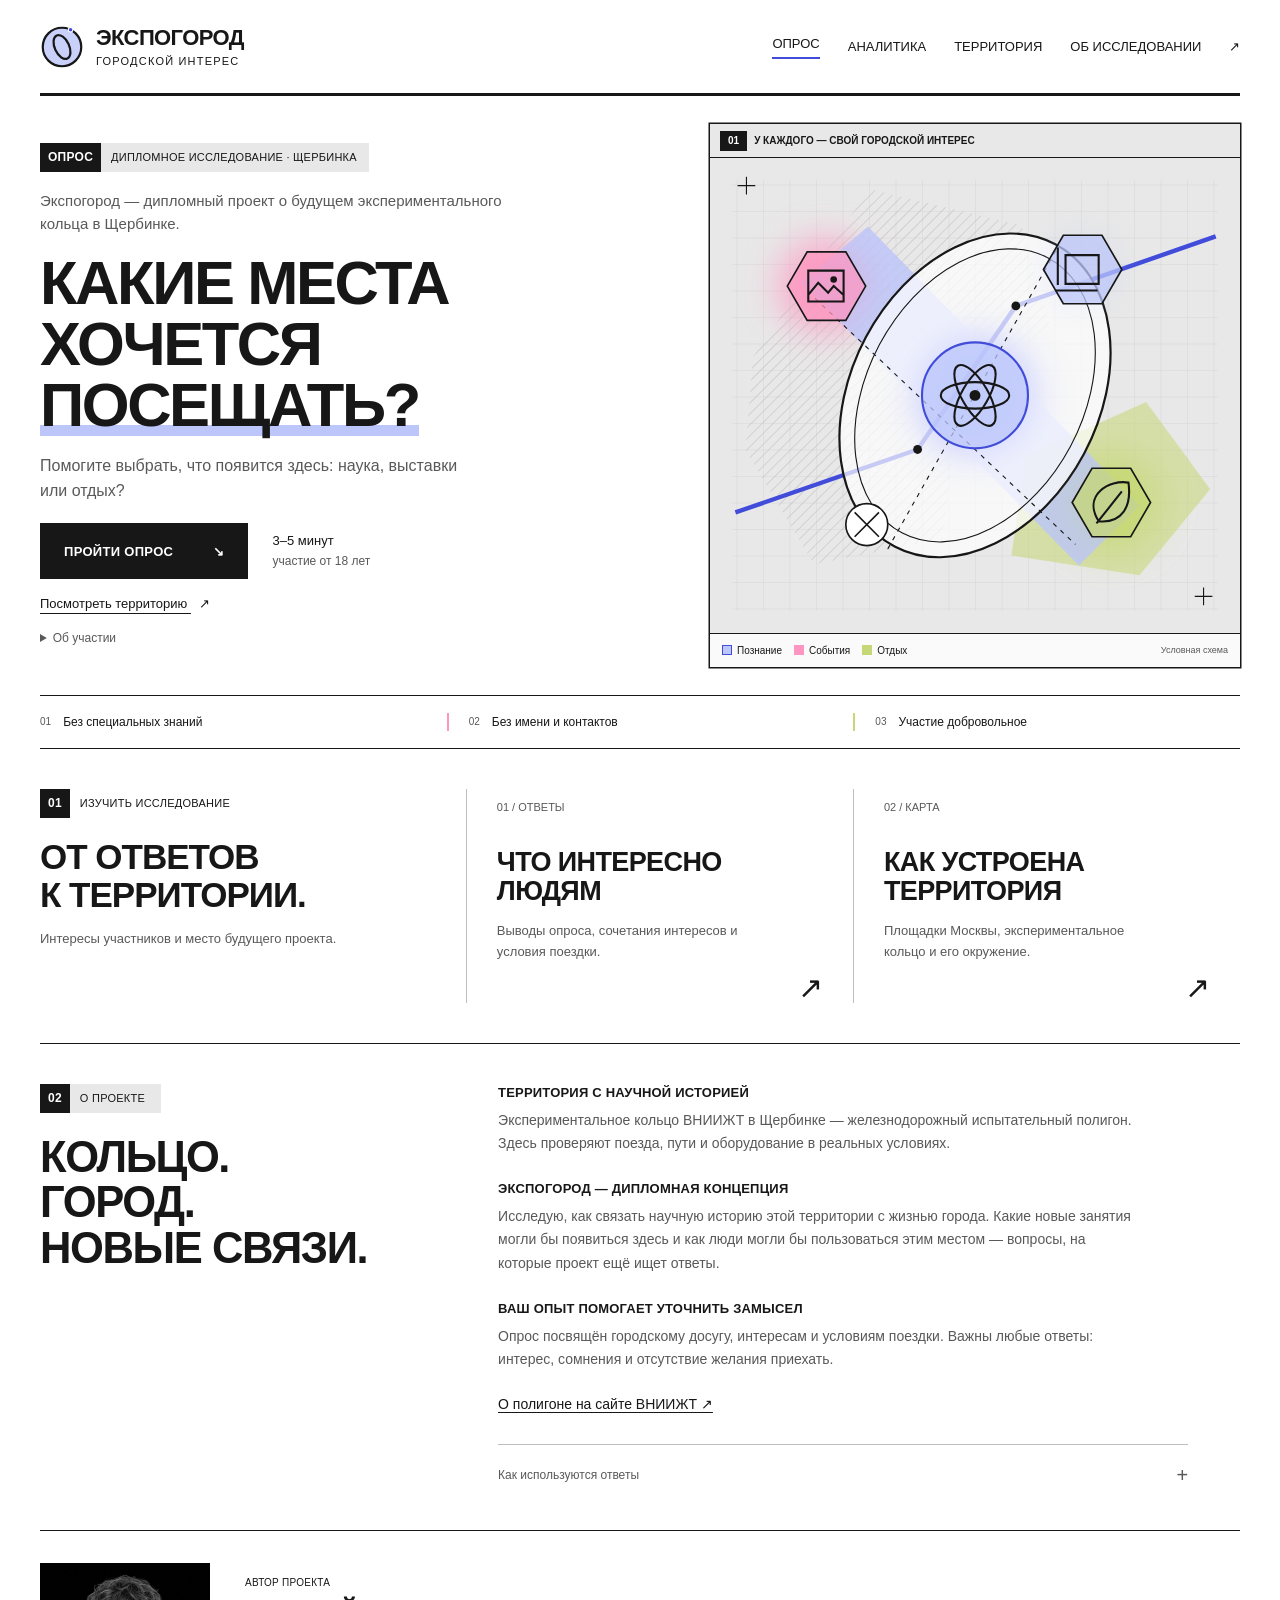
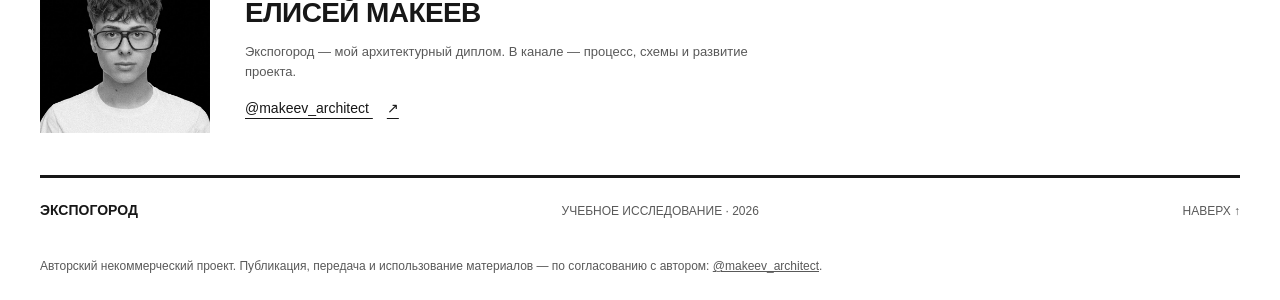
<file: index.html>
<!doctype html>
<html lang="ru">
<head>
  <meta charset="utf-8">
  <meta name="viewport" content="width=device-width, initial-scale=1">
  <meta name="description" content="Экспогород — дипломное исследование территории экспериментального кольца в Щербинке. Пройдите короткий опрос о городском досуге или изучите карту и результаты.">
  <meta name="theme-color" content="#414cda">
  <title>Экспогород — городской интерес</title>
  <link rel="icon" href="assets/mark.svg?v=3.0" type="image/svg+xml">
  <link rel="stylesheet" href="style.css?v=4.0">
  <script src="config.js?v=4.0" defer></script>
  <script src="app.js?v=4.0" defer></script>
  <script src="test-mode.js?v=4.0" defer></script><script src="motion.js?v=4.4" defer></script>
<link rel="stylesheet" href="effects.css?v=4.5"></head>
<body class="home-page">
  <a class="skip" href="#main">Перейти к содержанию</a>
  <header class="header wrap">
    <a class="brand" href="./" aria-label="Экспогород — главная"><img src="assets/mark.svg?v=3.0" alt="" width="34" height="34">ЭКСПОГОРОД<span>городской интерес</span></a>
    <nav class="header-nav" aria-label="Разделы страницы"><a class="about-link" href="./" aria-current="page">Опрос</a><a class="about-link" href="analytics.html">Аналитика</a><a class="about-link" href="territory.html">Территория</a><a class="about-link" href="#about">Об исследовании <span aria-hidden="true">↗</span></a></nav>
  </header>
  <main id="main">
    <section class="hero wrap" aria-labelledby="title">
      <div class="hero-copy">
        <p class="eyebrow"><span class="badge">Опрос</span> Дипломное исследование · Щербинка</p>
        <p class="hero-context">Экспогород — дипломный проект о будущем экспериментального кольца в Щербинке.</p>
        <h1 id="title">Какие места<br>хочется<br><em>посещать?</em></h1>
        <p class="lead">Помогите выбрать, что появится здесь: наука, выставки или отдых?</p>
        <div class="hero-action"><button id="start" class="primary" type="button">Пройти опрос <span aria-hidden="true">↘</span></button><span class="duration">3–5 минут<br><small>участие от 18 лет</small></span></div>
        <a class="project-intro-link" href="territory.html">Посмотреть территорию <span aria-hidden="true">↗</span></a>
        <details class="hero-meta"><summary>Об участии</summary><p id="availability" class="availability" role="status">Ответы сохраняются в Яндекс Формах. Регистрация для участия не требуется.</p></details>
      </div>
      <div class="art hero-art" aria-hidden="true">
        <div class="diagram-title"><span class="badge">01</span> У каждого — свой городской интерес</div>
        <svg viewBox="0 0 480 430" xmlns="http://www.w3.org/2000/svg">
          <defs>
            <filter id="hero-orb-glow" x="-100%" y="-100%" width="300%" height="300%"><feGaussianBlur stdDeviation="10"/></filter>
            <filter id="hero-glow" x="-90%" y="-90%" width="280%" height="280%"><feGaussianBlur stdDeviation="17"/></filter>
            <pattern id="grid" width="24" height="24" patternUnits="userSpaceOnUse"><path d="M24 0H0V24" fill="none" stroke="#c8c8c8" stroke-width=".5"/></pattern>
            <pattern id="hatch" width="7" height="7" patternUnits="userSpaceOnUse" patternTransform="rotate(45)"><path d="M0 0V7" stroke="#bdbdbd" stroke-width="1"/></pattern>
          </defs>
          <rect width="480" height="430" fill="#e8e8e8"/><rect x="20" y="20" width="440" height="390" fill="url(#grid)"/>
          <g filter="url(#hero-glow)" opacity=".65"><circle cx="240" cy="215" r="62" fill="#7e8dff"/><circle cx="105" cy="116" r="44" fill="#fe96c1"/><circle cx="363" cy="312" r="44" fill="#c6d875"/></g>
          <path d="M39 180 144 28l138 33 27 93-82 58-16 133-117 23-62-104Z" fill="url(#hatch)"/>
          <path d="m286 270 109-49 58 79-64 78-116-18Z" fill="#c6d875" fill-opacity=".55"/>
          <path d="m83 113 60-51 246 253-55 54Z" fill="#bcc6fb" fill-opacity=".8"/>
          <path class="hero-route" d="M23 321 188 264 277 134 458 71" fill="none" stroke="#414cda" stroke-width="4"/>
          <g transform="rotate(28 240 215)" fill="#fff" fill-opacity=".7" stroke="#171717">
            <ellipse cx="240" cy="215" rx="112" ry="155" stroke-width="2"/><ellipse cx="240" cy="215" rx="98" ry="141" fill="none" stroke-width="1"/>
          </g>
          <path d="m95 127 236 223M161 354 315 81" stroke="#171717" stroke-width="1" stroke-dasharray="4 5" fill="none"/>
          <g class="hero-orb hero-orb-center" transform="translate(240 215)">
            <circle class="hero-orb-halo" r="54" fill="#7e8dff" opacity=".14" filter="url(#hero-orb-glow)"/>
            <circle class="hero-orb-wave" r="51" fill="none" stroke="#7e8dff" stroke-width="1.3" opacity="0"/>
            <g class="hero-orb-face">
              <circle r="48" fill="#bcc6fb" fill-opacity=".72" stroke="#414cda" stroke-width="1.9"/>
              <g fill="none" stroke="#171717" stroke-width="1.9">
                <ellipse rx="31" ry="12"/><ellipse rx="31" ry="12" transform="rotate(60)"/><ellipse rx="31" ry="12" transform="rotate(120)"/><circle r="4" fill="#171717"/>
              </g>
            </g>
          </g>
          <g class="hero-symbol hero-symbol-pink hero-orb" transform="translate(105 116)">
            <circle class="hero-orb-halo" r="40" fill="#fe96c1" opacity=".12" filter="url(#hero-orb-glow)"/>
            <circle class="hero-orb-wave" r="38" fill="none" stroke="#fe96c1" stroke-width="1.3" opacity="0"/>
            <g class="hero-orb-face">
              <path d="m-35 0 18-31h35L36 0 18 31h-35Z" fill="#fe96c1" fill-opacity=".72" stroke="#171717" stroke-width="1.5"/>
              <path d="M-16-14h32v28h-32Zm0 22 9-11 9 9 5-6 9 8" fill="none" stroke="#171717" stroke-width="1.9"/><circle cx="7" cy="-6" r="3" fill="#171717"/>
            </g>
          </g>
          <g class="hero-symbol hero-symbol-lime hero-orb" transform="translate(363 312)">
            <circle class="hero-orb-halo" r="40" fill="#c6d875" opacity=".12" filter="url(#hero-orb-glow)"/>
            <circle class="hero-orb-wave" r="38" fill="none" stroke="#c6d875" stroke-width="1.3" opacity="0"/>
            <g class="hero-orb-face">
              <path d="m-35 0 18-31h35L36 0 18 31h-35Z" fill="#c6d875" fill-opacity=".72" stroke="#171717" stroke-width="1.5"/>
              <path d="M-11 17C-26-7-1-21 16-18c3 22-6 37-27 35ZM-13 19 10-10" fill="none" stroke="#171717" stroke-width="1.9"/>
            </g>
          </g>
          <g class="hero-symbol hero-symbol-lavender hero-orb" transform="translate(337 101)">
            <circle class="hero-orb-halo" r="40" fill="#bcc6fb" opacity=".12" filter="url(#hero-orb-glow)"/>
            <circle class="hero-orb-wave" r="38" fill="none" stroke="#bcc6fb" stroke-width="1.3" opacity="0"/>
            <g class="hero-orb-face">
              <path d="m-35 0 18-31h35L36 0 18 31h-35Z" fill="#bcc6fb" fill-opacity=".72" stroke="#171717" stroke-width="1.5"/>
              <path d="M-15-13h30v26h-30Zm-7-7v34m-2 5h38" fill="none" stroke="#171717" stroke-width="1.9"/>
            </g>
          </g>
          <g transform="translate(142 332)">
            <circle r="19" fill="#fff" stroke="#171717" stroke-width="1.5"/><path d="m-11 11 22-22m-22 0 22 22" stroke="#171717" stroke-width="1.5"/>
          </g>
          <g fill="#171717"><circle cx="188" cy="264" r="4"/><circle cx="277" cy="134" r="4"/></g>
          <g stroke="#171717" stroke-width="1"><path d="M25 25h16m-8-8v16M439 397h16m-8-8v16"/></g>
        </svg>
        <div class="diagram-legend"><span><i class="swatch science"></i>Познание</span><span><i class="swatch events"></i>События</span><span><i class="swatch nature"></i>Отдых</span><small>Условная схема</small></div>
      </div>
    </section>
    <section class="participation wrap" aria-label="Участие в опросе">
      <p><span aria-hidden="true">01</span> Без специальных знаний</p>
      <p><span aria-hidden="true">02</span> Без имени и контактов</p>
      <p><span aria-hidden="true">03</span> Участие добровольное</p>
    </section>
    <section id="survey" class="survey wrap" hidden aria-labelledby="survey-title">
      <div class="section-top"><div><p class="eyebrow"><span class="badge">02</span> Анкета</p><h2 id="survey-title">Ваш взгляд на город</h2></div><a id="form-link" class="text-link" target="_blank" rel="noopener noreferrer">Открыть отдельно ↗</a></div>
      <p class="embed-note">Если анкета не загрузилась, откройте её отдельно. Ответы сохраняются в Яндекс Формах.</p>
      <div id="form-mount"></div>
    </section>
    <section class="explore wrap" aria-labelledby="explore-title" data-reveal>
      <div class="explore-intro"><p class="eyebrow"><span class="badge">01</span> Изучить исследование</p><h2 id="explore-title">От ответов<br> к территории.</h2><p>Интересы участников и место будущего проекта.</p></div>
      <a class="explore-link" href="analytics.html"><span class="explore-number">01 / Ответы</span><h3>Что интересно<br>людям</h3><p>Выводы опроса, сочетания интересов и условия поездки.</p><span class="explore-arrow" aria-hidden="true">↗</span></a>
      <a class="explore-link" href="territory.html"><span class="explore-number">02 / Карта</span><h3>Как устроена<br>территория</h3><p>Площадки Москвы, экспериментальное кольцо и его окружение.</p><span class="explore-arrow" aria-hidden="true">↗</span></a>
    </section>
    <section id="about" class="about wrap" aria-labelledby="about-title" data-reveal>
      <div><p class="eyebrow"><span class="badge">02</span> О проекте</p><h2 id="about-title">Кольцо.<br> Город.<br> Новые связи.</h2></div>
      <div class="about-copy">
        <h3>Территория с научной историей</h3>
        <p>Экспериментальное кольцо ВНИИЖТ в Щербинке — железнодорожный испытательный полигон. Здесь проверяют поезда, пути и оборудование в реальных условиях.</p>
        <h3>Экспогород — дипломная концепция</h3>
        <p>Исследую, как связать научную историю этой территории с жизнью города. Какие новые занятия могли бы появиться здесь и как люди могли бы пользоваться этим местом — вопросы, на которые проект ещё ищет ответы.</p>
        <h3>Ваш опыт помогает уточнить замысел</h3>
        <p>Опрос посвящён городскому досугу, интересам и условиям поездки. Важны любые ответы: интерес, сомнения и отсутствие желания приехать.</p>
        <p class="about-links"><a href="https://www.vniizht.ru/about/scientific-centers-and-branches/experimental-ring/" target="_blank" rel="noopener noreferrer">О полигоне на сайте ВНИИЖТ ↗</a></p>
        <details class="home-method"><summary>Как используются ответы <span aria-hidden="true">+</span></summary><p>Это учебная архитектурная концепция. Участие добровольное; ответы используются в обобщённом виде и не представляют мнение всех жителей. Страница не использует собственные счётчики и не запрашивает геолокацию. Анкета работает в Яндекс Формах по правилам этого сервиса.</p></details>
      </div>
    </section>
    <section class="author wrap" aria-labelledby="author-title" data-reveal>
      <img src="assets/author.png" width="640" height="640" alt="Елисей Макеев" loading="lazy" decoding="async">
      <div><p class="eyebrow">Автор проекта</p><h2 id="author-title">Елисей Макеев</h2><p>Экспогород — мой архитектурный диплом. В канале — процесс, схемы и развитие проекта.</p><a class="author-telegram" href="https://t.me/makeev_architect" target="_blank" rel="noopener noreferrer">@makeev_architect <span aria-hidden="true">↗</span></a></div>
    </section>
  </main>
  <footer class="footer wrap"><span>ЭКСПОГОРОД</span><span>Учебное исследование · 2026</span><a href="#main">Наверх ↑</a></footer><p class="site-usage-note wrap">Авторский некоммерческий проект. Публикация, передача и использование материалов — по согласованию с автором: <a href="https://t.me/makeev_architect" target="_blank" rel="noopener noreferrer">@makeev_architect</a>.</p>
  <noscript><p class="wrap">Без JavaScript можно <a href="https://forms.yandex.ru/u/6aca68b9060b53c6863d3e48" target="_blank" rel="noopener noreferrer">открыть анкету отдельно в Яндекс Формах</a>.</p></noscript>
</body>
</html>
</file>
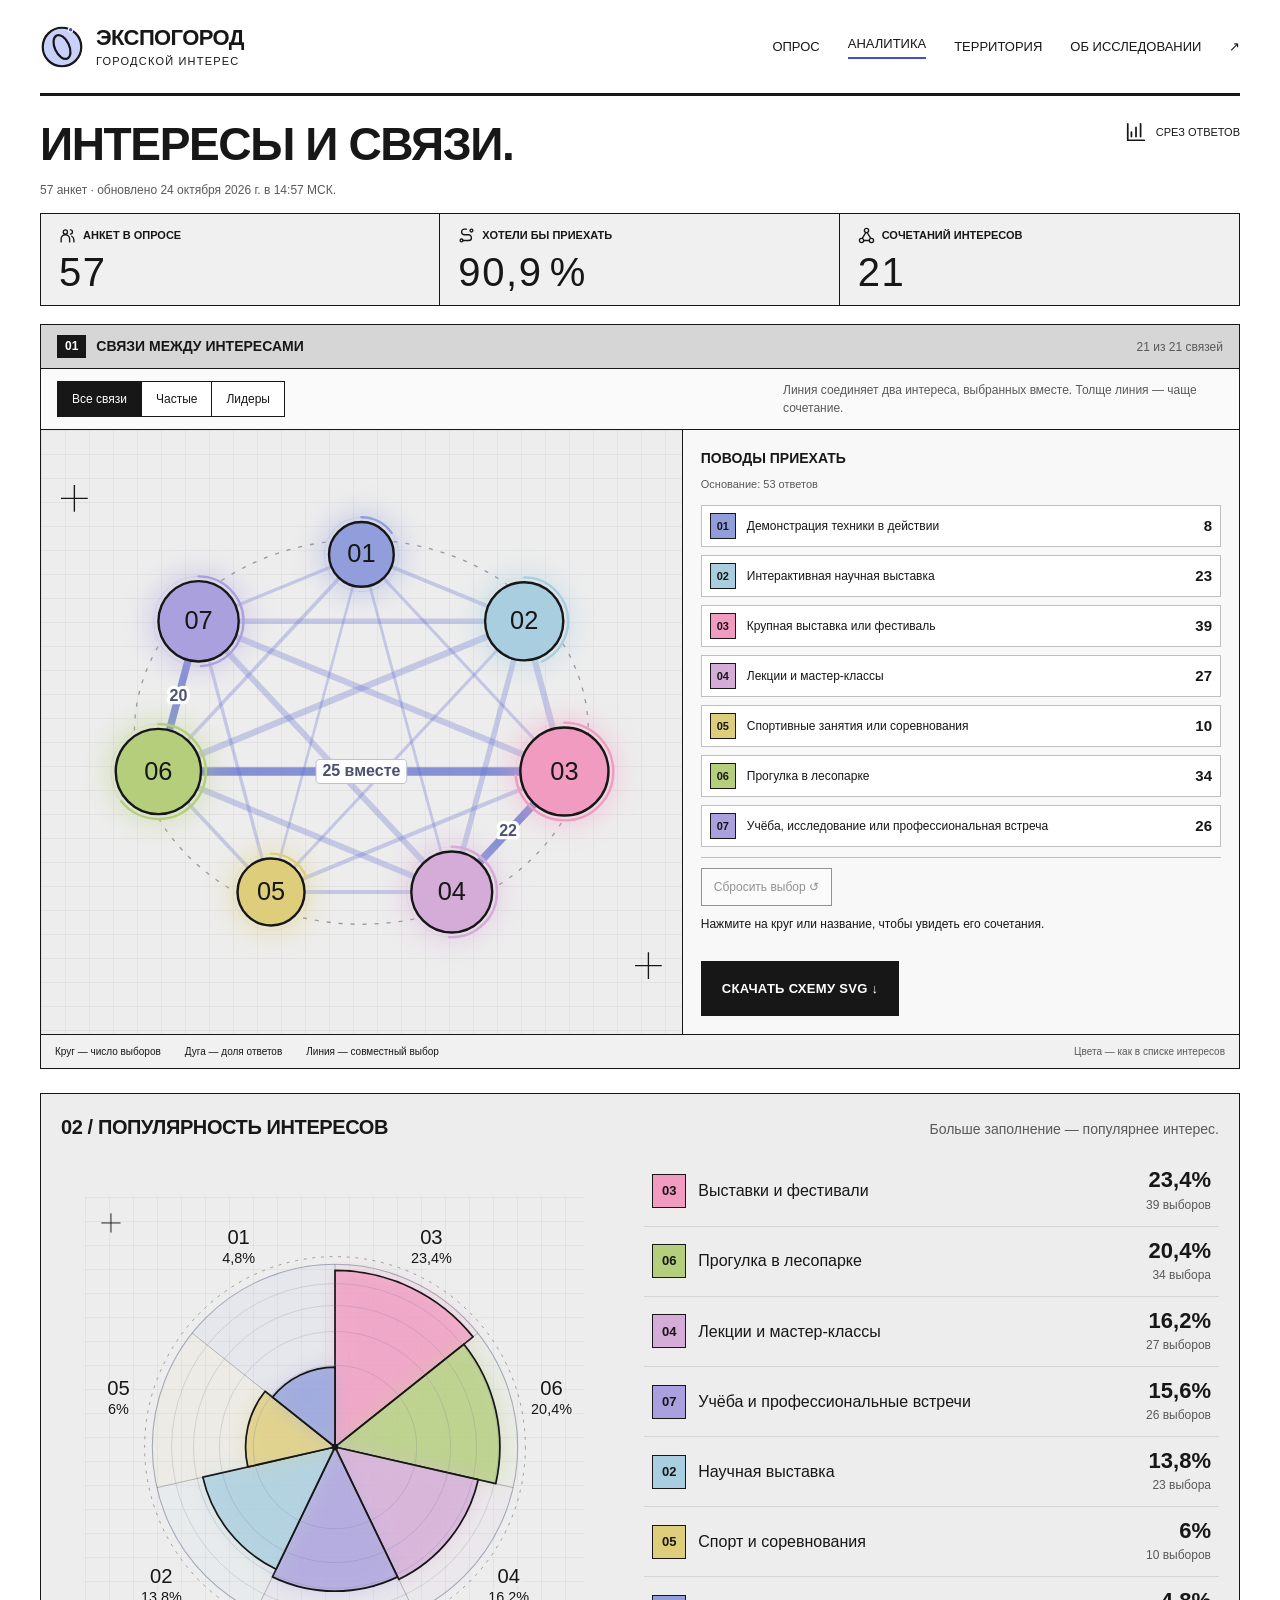
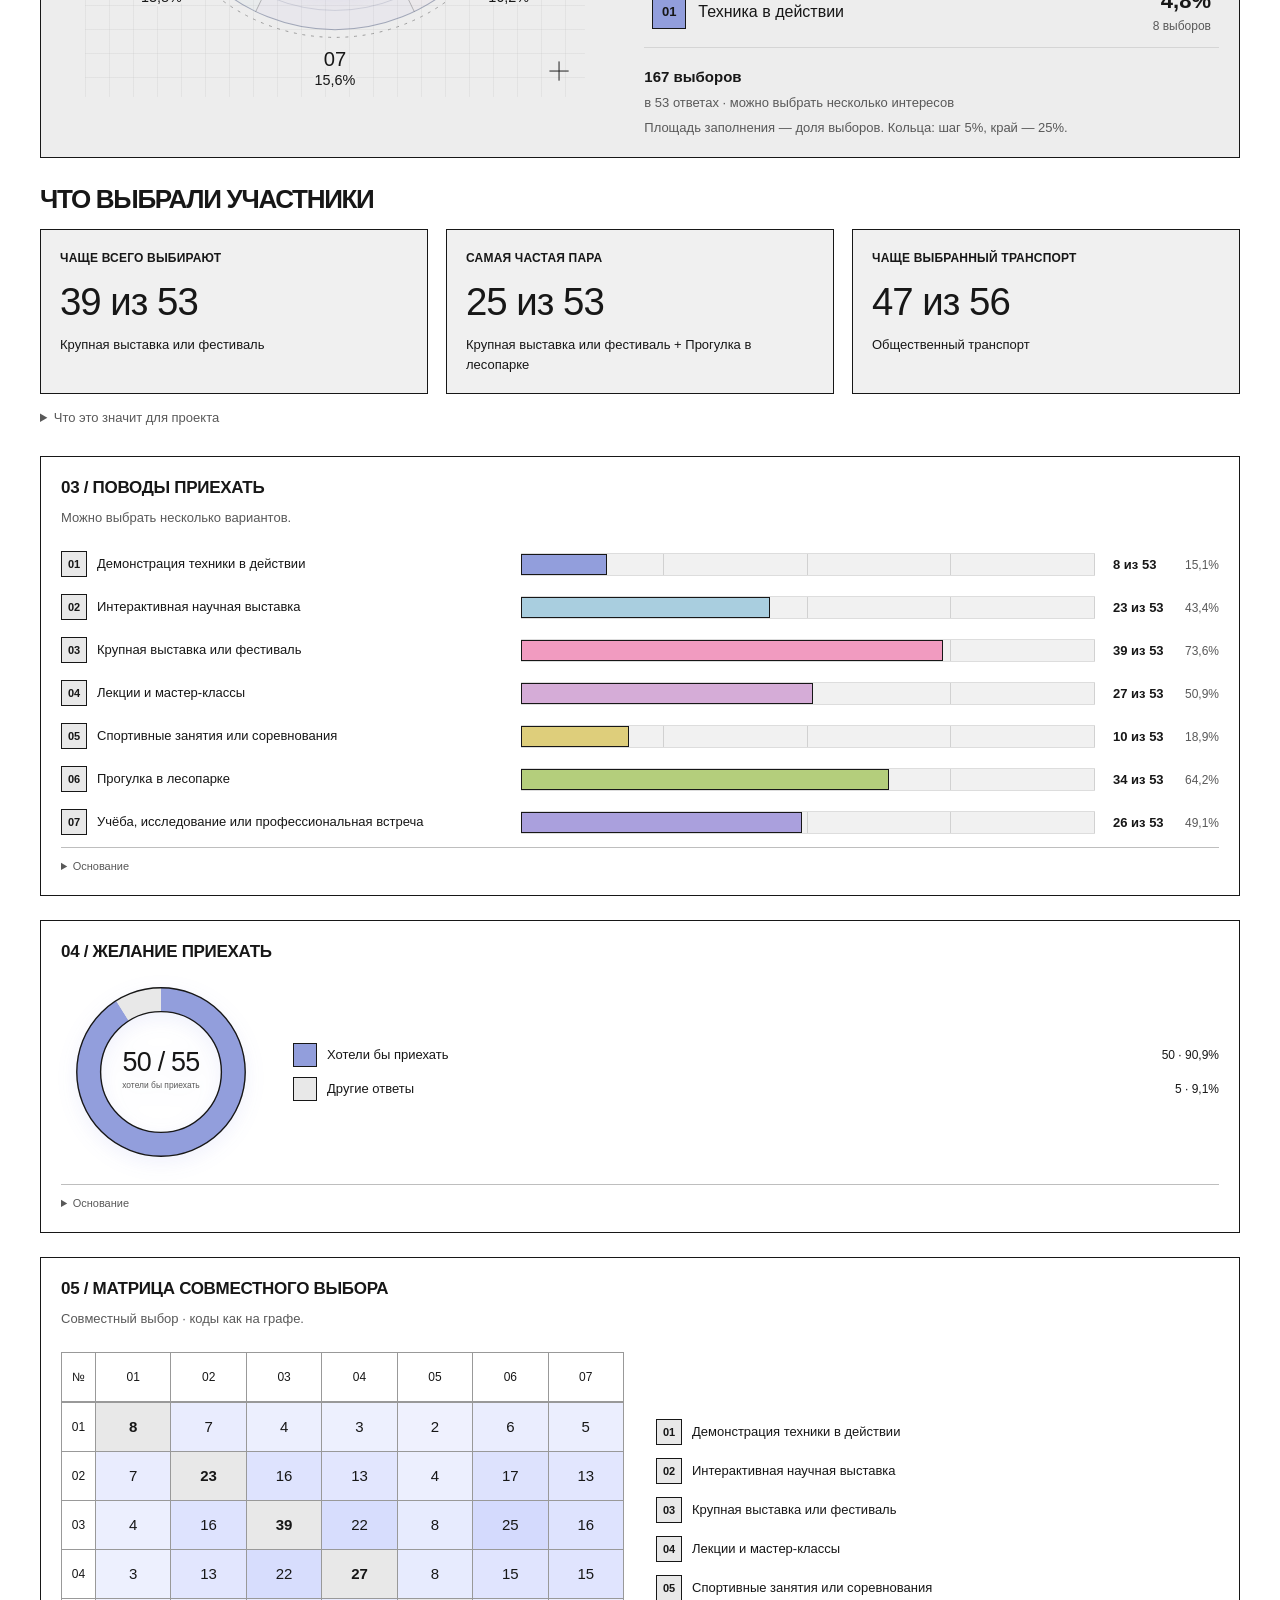
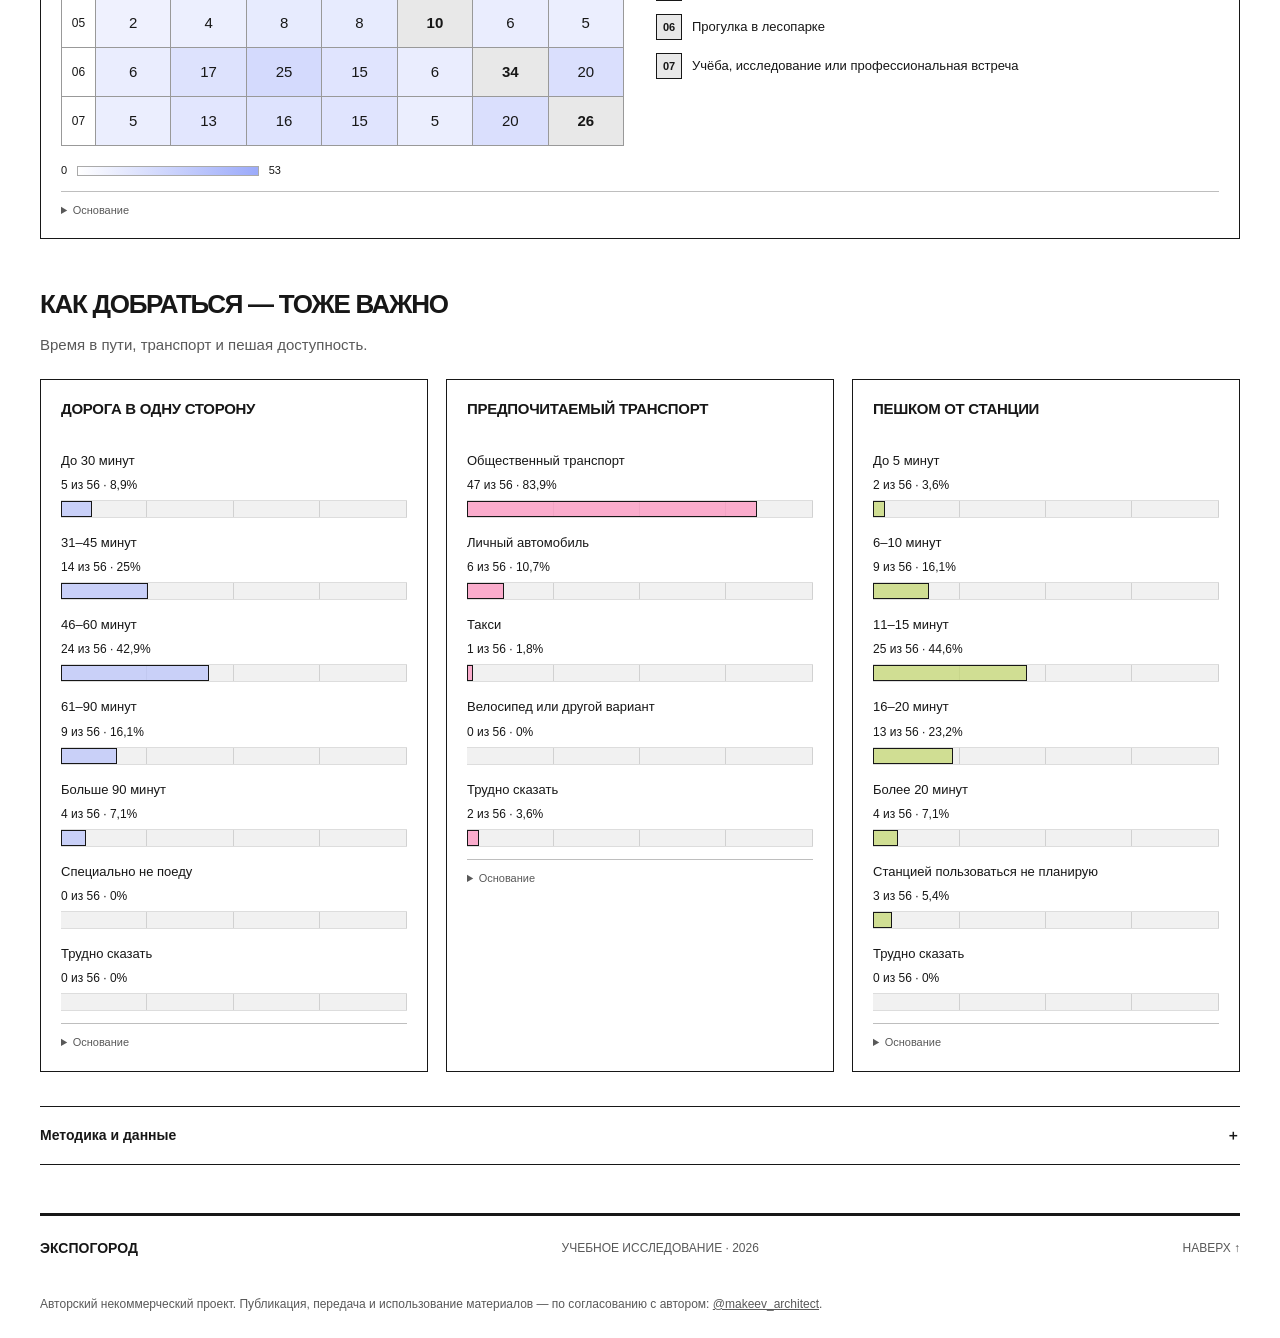
<file: analytics.html>
<!doctype html>
<html lang="ru">
<head>
  <meta charset="utf-8">
  <meta name="viewport" content="width=device-width, initial-scale=1">
  <meta name="description" content="Учебное исследование городского досуга: какие места вы посещаете и что хотели бы видеть рядом.">
  <meta name="theme-color" content="#414cda">
  <title>Аналитика — Экспогород</title>
  <link rel="icon" href="assets/mark.svg?v=4.0" type="image/svg+xml">
  <link rel="stylesheet" href="style.css?v=4.0">
  <link rel="stylesheet" href="charts.css?v=4.6.2"><link rel="stylesheet" href="effects.css?v=4.5">
  <script src="charts.js?v=4.6.2" defer></script>
  <script src="test-mode.js?v=4.0" defer></script><script src="motion.js?v=4.4" defer></script>
  <script src="results.js?v=4.5" defer></script>
</head>
<body class="analytics-page">
  <a class="skip" href="#main">Перейти к содержанию</a>
  <header class="header wrap">
    <a class="brand" href="./" aria-label="Экспогород — главная"><img src="assets/mark.svg?v=4.0" alt="" width="34" height="34">ЭКСПОГОРОД<span>городской интерес</span></a>
    <nav class="header-nav" aria-label="Разделы страницы"><a class="about-link" href="./">Опрос</a><a class="about-link" href="analytics.html" aria-current="page">Аналитика</a><a class="about-link" href="territory.html">Территория</a><a class="about-link" href="./#about">Об исследовании <span aria-hidden="true">↗</span></a></nav>
  </header>
  <main id="main">
    <section id="results" class="results wrap" aria-labelledby="results-title">
      <div class="section-top"><div><p class="eyebrow"><span class="badge">01</span> Исследование в цифрах</p><h1 id="results-title">Интересы и связи.</h1></div><span class="snapshot-label"><svg class="icon" aria-hidden="true"><use href="assets/icons.svg#chart"/></svg> Срез ответов</span></div>

      <p id="results-status" class="results-status" role="status">Загружаем последний срез исследования…</p>


      <div class="metrics" aria-label="Основные показатели">
        <article class="metric"><span class="metric-label"><svg class="icon" aria-hidden="true"><use href="assets/icons.svg#people"/></svg> <span id="metric-total-label">Анкет в опросе</span></span><strong id="metric-total">—</strong><p>Без известных тестов. Повторное заполнение разрешено.</p></article>
        <article class="metric"><span class="metric-label"><svg class="icon" aria-hidden="true"><use href="assets/icons.svg#route"/></svg> <span id="metric-interest-label">Хотели бы приехать</span></span><strong id="metric-interest">—</strong><p id="metric-interest-note">Среди ответивших на этот вопрос.</p></article>
        <article class="metric"><span class="metric-label"><svg class="icon" aria-hidden="true"><use href="assets/icons.svg#network"/></svg> Сочетаний интересов</span><strong id="metric-pairs">—</strong><p>Пар вариантов, выбранных вместе.</p></article>
      </div>
      <div id="interest-network" class="network-panel">
        <div class="network-heading"><h3><span class="badge">01</span> Связи между интересами</h3><span id="network-filter-label" class="network-visible-count" role="status" aria-live="polite">Загружаем связи</span></div>
        <div class="network-toolbar">
          <div class="network-modes" role="group" aria-label="Какие связи показывать"><button type="button" data-network-mode="all" aria-pressed="true" disabled>Все связи</button><button type="button" data-network-mode="frequent" aria-pressed="false" disabled>Частые</button><button type="button" data-network-mode="leaders" aria-pressed="false" disabled>Лидеры</button></div>
          <p id="network-mode-description">Линия соединяет два интереса, выбранных вместе. Толще линия — чаще сочетание.</p>
          <input id="network-threshold" type="hidden" value="1">
        </div>
        <div class="network-layout"><div class="network-canvas"><svg id="network-svg" viewBox="0 0 480 400" role="group" aria-labelledby="network-svg-title network-svg-desc"><title id="network-svg-title">Связи между поводами приехать</title><desc id="network-svg-desc">Данные загружаются.</desc></svg><div id="network-empty" class="network-empty"><span class="empty-symbol" aria-hidden="true">＋</span><strong>Схема появится вместе с ответами</strong><p>Каждый интерес станет узлом.<br>Совместный выбор — связью.</p></div></div><div class="network-key"><h4>Поводы приехать</h4><p id="network-base" class="network-base">Ожидаем данные</p><ol id="network-nodes" class="network-nodes"></ol><div class="network-selection"><button id="network-reset" class="network-reset" type="button" disabled>Сбросить выбор ↺</button><p id="network-selected" role="status" aria-live="polite"></p><ul id="network-connections" class="network-connections"></ul></div></div></div>
        <div class="network-caption"><span><i class="swatch science"></i> Познание</span><span><i class="swatch events"></i> События</span><span><i class="swatch nature"></i> Активный отдых</span><span class="caption-note">Граф интересов · не карта маршрутов</span></div>
      </div>
      <section class="chart-panel popularity-panel" data-reveal aria-labelledby="popularity-heading">
        <div class="popularity-heading"><h2 id="popularity-heading">02 / Популярность интересов</h2><p>Больше заполнение — популярнее интерес.</p></div>
        <div id="interest-popularity"><p>Загружаем распределение интересов…</p></div>
      </section>
      <section id="research-insights" class="research-insights" aria-labelledby="insights-title"><h2 id="insights-title">Что выбрали участники</h2><div id="insight-cards" class="insight-cards"><p>Наблюдения появятся после проверки данных.</p></div><details class="insight-method"><summary>Что это значит для проекта</summary><p id="project-hypothesis" class="project-hypothesis"></p></details></section>
      <section class="chart-grid" aria-label="Диаграммы исследования">
        <article class="chart-panel chart-panel-wide"><h3>03 / Поводы приехать</h3><p>Можно выбрать несколько вариантов.</p><div id="interest-bars"><p>Ожидаем данные среза.</p></div></article>
        <article class="chart-panel chart-panel-wide"><h3>04 / Желание приехать</h3><p></p><div id="visit-donut"><p>Ожидаем данные среза.</p></div></article>
        <article class="chart-panel chart-panel-wide"><h3>05 / Матрица совместного выбора</h3><p>Совместный выбор · коды как на графе.</p><div id="interest-matrix"><p>Ожидаем данные среза.</p></div></article>
      </section>
      <section id="mobility" class="mobility-section" aria-labelledby="mobility-title"><h2 id="mobility-title">Как добраться — тоже важно</h2><p class="mobility-intro">Время в пути, транспорт и пешая доступность.</p><div id="mobility-charts" class="mobility-charts"><p>Данные о доступности пока не загружены.</p></div></section>
      <details class="network-details"><summary>Методика и данные <span aria-hidden="true">＋</span></summary><div class="method-grid"><div><h3>Один ответ — несколько интересов</h3><p>Если участник выбрал выставку и прогулку, между этими занятиями возникает связь. Схема строится по вопросу «Что могло бы стать поводом приехать в этот район?».</p><p>Связь показывает совместный выбор, а не причину посещения и не реальный поток людей. Это основа для гипотез о программе территории.</p></div><div><h3>Честные основания</h3><p class="network-mode-method">Режим «Частые» оставляет верхнюю половину пар по числу совместных выборов; «Лидеры» — три первые пары. Пары с равным числом выборов показываются вместе.</p><p id="quality-note">Для каждого показателя учитываются только подходящие ответы. Пропущенный вопрос не считается отрицательным ответом.</p><p>В таблице можно сравнить число совместных выборов и коэффициент Жаккара: долю совместных выборов среди участников, выбравших хотя бы один из двух вариантов.</p></div></div><div id="network-table" class="network-table"><p>Связей для сравнения пока нет.</p></div>      <p class="results-footnote">Это добровольный опрос, а не репрезентативная выборка жителей. Показатели обновляются после выгрузки и проверки ответов; новые отправки не появляются здесь мгновенно. Индивидуальные ответы на сайте не публикуются.</p></details>
    </section>
  </main>
  <footer class="footer wrap"><span>ЭКСПОГОРОД</span><span>Учебное исследование · 2026</span><a href="#main">Наверх ↑</a></footer><p class="site-usage-note wrap">Авторский некоммерческий проект. Публикация, передача и использование материалов — по согласованию с автором: <a href="https://t.me/makeev_architect" target="_blank" rel="noopener noreferrer">@makeev_architect</a>.</p>
  <noscript><p class="wrap">Для диаграмм нужен JavaScript. <a href="results.json">Скачать данные среза</a>.</p></noscript>
</body>
</html>
</file>
<file: style.css>
:root{--ink:#171717;--muted:#595959;--paper:#fff;--panel:#e8e8e8;--line:#bebebe;--accent:#414cda;--lavender:#bcc6fb;--pink:#fe96c1;--lime:#c6d875}
*{box-sizing:border-box}html{scroll-behavior:smooth;scroll-padding-top:24px}body{margin:0;background:var(--paper);color:var(--ink);font-family:'Helvetica Neue',Helvetica,Arial,sans-serif;line-height:1.5}a{color:inherit}.wrap{max-width:1320px;width:calc(100% - 80px);margin-inline:auto}.skip{position:absolute;left:12px;top:-80px;background:var(--ink);color:white;padding:12px;z-index:10}.skip:focus{top:12px}
.header{display:flex;align-items:center;justify-content:space-between;min-height:96px;border-bottom:3px solid var(--ink)}.brand{display:grid;grid-template-columns:38px auto;gap:0 12px;font-size:22px;font-weight:700;letter-spacing:-.6px;text-decoration:none;line-height:1.15}.brand img{grid-row:span 2;width:38px;height:38px}.brand span{font-size:10px;font-weight:400;letter-spacing:1.2px;text-transform:uppercase;margin-top:5px}.about-link{font-size:12px;text-decoration:none;text-transform:uppercase}.about-link span{margin-left:24px}.about-link:hover{text-decoration:underline}
.hero{display:grid;grid-template-columns:1.2fr 1fr;gap:54px;padding-top:32px;padding-bottom:40px;align-items:center}.eyebrow{font-size:10px;font-weight:500;letter-spacing:.4px;text-transform:uppercase;margin:0 0 28px;display:flex;align-items:center;gap:8px;line-height:1.6}.badge{display:inline-block;background:var(--ink);color:white;padding:2px 7px;font-weight:700;font-size:10px;line-height:1.4;flex:none}.hero .eyebrow{background:var(--panel);padding-right:8px}
h1{font-size:clamp(40px,4.9vw,68px);font-weight:700;line-height:.99;letter-spacing:-2.7px;text-transform:uppercase;margin:0 0 26px}h1 em{font:inherit;font-style:normal;display:inline-block;box-shadow:inset 0 -.18em var(--lavender)}.lead{font-size:16px;max-width:460px;line-height:1.55;color:var(--muted);margin:0 0 28px}.hero-action{display:flex;align-items:center;gap:24px}.primary{font:inherit;font-size:13px;font-weight:600;text-transform:uppercase;letter-spacing:.3px;background:var(--ink);color:#fff;border:1px solid var(--ink);border-radius:0;padding:17px 20px;cursor:pointer;min-height:54px;transition:background .15s,border-color .15s}.primary span{margin-left:36px}.primary:hover:enabled{background:var(--accent);border-color:var(--accent)}.primary:disabled{cursor:default;background:var(--panel);color:var(--muted);border-color:var(--line)}.duration{font-size:12px;line-height:1.6}.duration small{font-size:10px;color:var(--muted)}.availability{font-size:10px;max-width:435px;color:var(--muted);margin:15px 0 0}
.art{width:100%;max-width:530px;justify-self:end;border:1px solid var(--ink);background:var(--panel)}.diagram-title{display:flex;align-items:center;gap:7px;font-size:10px;font-weight:600;text-transform:uppercase;background:#d6d6d6;padding:7px 10px;border-bottom:1px solid var(--ink)}.art svg{width:100%;display:block}.diagram-legend{display:flex;gap:14px;align-items:center;flex-wrap:wrap;border-top:1px solid var(--ink);padding:10px 12px;font-size:10px;background:#f1f1f1}.diagram-legend span{display:flex;align-items:center;gap:5px}.diagram-legend small{margin-left:auto;font-size:9px;color:var(--muted)}.swatch{display:inline-block;width:9px;height:9px}.science{background:var(--lavender);border:1px solid var(--accent)}.events{background:var(--pink)}.nature{background:var(--lime)}
.facts{display:grid;grid-template-columns:repeat(3,1fr);border-top:2px solid var(--ink);border-bottom:1px solid var(--ink);background:var(--panel)}.facts>div{position:relative;padding:24px 26px 23px;border-right:1px solid var(--ink)}.facts>div:last-child{border-right:0}.number{display:inline-block;background:var(--ink);color:white;font-size:10px;font-weight:700;padding:1px 6px;margin-bottom:14px}.facts h2{font-size:13px;font-weight:700;text-transform:uppercase;margin:0 0 8px}.facts p{font-size:12px;color:var(--muted);margin:0;line-height:1.6}.facts>div:after{content:'';position:absolute;left:0;right:0;bottom:0;height:4px;background:var(--lavender)}.facts>div:nth-child(2):after{background:var(--pink)}.facts>div:nth-child(3):after{background:var(--lime)}
.about{display:grid;grid-template-columns:1fr 2fr;gap:50px;padding-top:48px;padding-bottom:52px}.about>.eyebrow{align-self:start;background:var(--panel);margin-top:4px}.about h2,.survey h2{font-size:34px;line-height:1.1;font-weight:700;letter-spacing:-1px;text-transform:uppercase;margin:0 0 22px}.about p:not(.eyebrow){font-size:14px;max-width:640px;color:var(--muted);line-height:1.65}.about .privacy{font-size:11px!important;margin-top:24px;border-top:1px solid var(--line);padding-top:14px}.footer{display:flex;align-items:center;justify-content:space-between;border-top:3px solid var(--ink);padding-block:22px;font-size:10px;text-transform:uppercase;color:var(--muted)}.footer>span:first-child{font-weight:700;color:var(--ink);font-size:14px}.footer a{text-decoration:none}
.survey{padding-block:38px;scroll-margin-top:18px}.survey[hidden]{display:none}.section-top{display:flex;justify-content:space-between;align-items:center;gap:20px}.section-top .eyebrow{background:var(--panel);margin-bottom:20px}.text-link{font-size:12px}.embed-note{font-size:11px;color:var(--muted);margin-bottom:26px}#form-mount{max-width:756px;margin-inline:auto;border-top:3px solid var(--accent);background:var(--panel)}iframe{display:block;width:100%;height:1050px;border:0;background:var(--panel)}:focus-visible{outline:3px solid var(--accent);outline-offset:4px}
@media(min-width:1400px){.hero{gap:72px}h1{font-size:72px}}
@media(max-width:900px){.wrap{width:calc(100% - 40px)}.header{min-height:84px}.hero{gap:28px;grid-template-columns:1.15fr 1fr}h1{font-size:clamp(34px,5.1vw,49px);letter-spacing:-1.7px}.lead{font-size:14px}.hero-action{gap:14px}.primary{font-size:11px;padding:15px}.primary span{margin-left:16px}.duration{font-size:10px}.duration small{font-size:9px}.diagram-title{font-size:8px;padding:6px}.diagram-legend{gap:8px;font-size:9px;padding:8px}.diagram-legend small{width:100%;margin:0}.facts>div{padding:20px 18px}.facts h2{font-size:11px}.facts p{font-size:11px}.about{grid-template-columns:1fr 2fr;gap:28px}.about h2,.survey h2{font-size:29px}}
@media(max-width:640px){.wrap{width:calc(100% - 32px)}.header{min-height:78px}.brand{font-size:18px;grid-template-columns:32px auto;gap:0 8px}.brand img{width:32px;height:32px}.brand span{font-size:8px;letter-spacing:.5px}.about-link{font-size:9px}.about-link span{margin-left:7px}.hero{grid-template-columns:1fr;gap:28px;padding-top:24px;padding-bottom:28px}.hero .eyebrow{font-size:8px;margin-bottom:24px;gap:6px}.badge{font-size:9px}h1{font-size:clamp(34px,9.5vw,58px);letter-spacing:-1.6px}.lead{font-size:15px;max-width:440px;margin-bottom:24px}.hero-action{gap:18px}.primary{font-size:12px;padding:16px 18px}.duration{font-size:11px}.availability{font-size:10px}.art{max-width:100%;justify-self:stretch}.diagram-title{font-size:9px;padding:7px 9px}.diagram-legend{font-size:10px;gap:12px}.diagram-legend small{width:auto;margin-left:auto}.facts{grid-template-columns:1fr}.facts>div{border-right:0;border-bottom:1px solid var(--ink);padding:20px 18px;display:grid;grid-template-columns:26px 1fr;gap:0 12px}.facts>div:last-child{border-bottom:0}.number{grid-row:span 2;margin:1px 0 0;align-self:start;text-align:center}.facts h2{font-size:12px;margin-bottom:6px}.facts p{font-size:12px}.about{grid-template-columns:1fr;gap:16px;padding-block:32px}.about>.eyebrow{margin:0}.about h2,.survey h2{font-size:28px}.about p:not(.eyebrow){font-size:13px}.section-top{display:block}.text-link{display:inline-block;margin-bottom:12px}.embed-note{font-size:11px}.survey{padding-block:30px}#form-mount{margin-inline:-8px}.footer{font-size:9px;gap:15px;flex-wrap:wrap}.footer>span:first-child{font-size:12px}iframe{height:1150px}}
@media(prefers-reduced-motion:reduce){html{scroll-behavior:auto}.primary{transition:none}}
/* 2.3 — readable labels, reusable symbols, research dashboard. */
.header-nav{display:flex;gap:28px;align-items:center}.brand{grid-template-columns:44px auto}.brand img{width:44px;height:44px}.brand span{font-size:11px}.about-link{font-size:13px}.eyebrow{font-size:13px;letter-spacing:.25px;gap:10px;min-height:29px}.badge,.number{font-size:12px;padding:3px 8px}.hero .eyebrow{align-items:flex-start}.hero .eyebrow .badge{margin-block:0}.diagram-title{font-size:12px;line-height:1.4;padding:9px 11px}.diagram-legend{font-size:12px;gap:12px}.diagram-legend small{font-size:11px}.swatch{width:10px;height:10px}.availability,.duration small,.embed-note{font-size:12px}.duration{font-size:13px}.facts h2{font-size:14px}.facts p{font-size:13px}.footer{font-size:12px}.about .privacy{font-size:12px!important}.icon{width:22px;height:22px;fill:none;stroke:currentColor;stroke-width:1.5;stroke-linecap:round;stroke-linejoin:round;flex:none}
.results{padding-block:48px;border-bottom:1px solid var(--ink)}.results h2{font-size:clamp(28px,3vw,42px);line-height:1.07;letter-spacing:-1.3px;text-transform:uppercase;margin:0 0 20px;max-width:790px}.results .section-top{align-items:flex-end}.snapshot-label{display:flex;align-items:center;gap:9px;font-size:12px;text-transform:uppercase;white-space:nowrap;padding-bottom:24px}.results-intro{max-width:710px;margin:0 0 20px;font-size:16px;color:var(--muted)}.results-status{font-size:13px;margin:22px 0 14px;color:var(--muted)}.metrics{display:grid;grid-template-columns:repeat(3,1fr);border:1px solid var(--ink);margin-bottom:26px}.metric{padding:22px 24px;border-right:1px solid var(--ink);position:relative;overflow:hidden;background:linear-gradient(130deg,#dce2ff 0%,#eff1ff 46%,#fff 92%)}.metric:nth-child(2){background:linear-gradient(130deg,#ffd5e7 0%,#fff0f6 46%,#fff 92%)}.metric:nth-child(3){background:linear-gradient(130deg,#e0ebaf 0%,#f2f6df 46%,#fff 92%);border-right:0}.metric-label{display:flex;gap:10px;align-items:center;font-size:13px;text-transform:uppercase;font-weight:600}.metric strong{font-size:60px;line-height:1.15;display:block;font-weight:500;letter-spacing:-3px;margin:18px 0 10px}.metric p{font-size:12px;line-height:1.5;color:var(--muted);margin:0;max-width:260px}.network-panel{border:1px solid var(--ink);background:var(--panel)}.network-heading{display:flex;justify-content:space-between;gap:16px;align-items:center;border-bottom:1px solid var(--ink);padding:14px 18px;background:#d6d6d6}.network-heading h3{font-size:14px;text-transform:uppercase;display:flex;align-items:center;gap:10px;margin:0}.edge-filter{font-size:12px;display:flex;align-items:center;gap:10px}.edge-filter select{font:inherit;font-size:13px;padding:7px 24px 7px 9px;background:#fff;border:1px solid var(--ink);color:var(--ink);border-radius:0}.edge-filter select:disabled{color:var(--muted);border-color:var(--line)}.network-layout{display:grid;grid-template-columns:1.15fr 1fr}.network-canvas{position:relative;display:flex;align-items:center;min-width:0;min-height:400px;background:radial-gradient(ellipse at 45% 50%,#b6c1ff80,transparent 50%),linear-gradient(90deg,#c8c8c847 1px,transparent 1px),linear-gradient(#c8c8c847 1px,transparent 1px);background-size:auto,24px 24px,24px 24px}.network-canvas>svg{display:block;width:100%;height:auto}.network-empty{position:absolute;inset:0;display:flex;flex-direction:column;align-items:center;justify-content:center;text-align:center;padding:30px;background:radial-gradient(ellipse at center,#eeeeeeef,transparent 75%)}.network-empty[hidden]{display:none}.empty-symbol{font-size:70px;font-weight:200;line-height:1;margin-bottom:12px;text-shadow:0 0 30px #414cdacc}.network-empty strong{font-size:20px;line-height:1.25;max-width:280px}.network-empty p{font-size:14px;color:var(--muted);line-height:1.6}.network-key{padding:24px;border-left:1px solid var(--ink);background:#f8f8f8}.network-key h4{font-size:14px;text-transform:uppercase;margin:0 0 6px}.network-base{font-size:12px;color:var(--muted);margin:0 0 16px}.network-nodes{padding:0;margin:0;list-style:none;display:grid;gap:8px}.network-nodes li{display:grid;grid-template-columns:27px 1fr auto;gap:10px;align-items:center;font-size:13px;padding:9px 10px;border:1px solid var(--line);background:#fff}.node-key{width:26px;height:26px;border:1px solid var(--ink);display:flex;align-items:center;justify-content:center;font-size:11px;font-weight:600}.node-count{font-variant-numeric:tabular-nums;font-size:15px;padding-left:6px}.node-caption{font-size:11px;color:var(--muted)}.network-help{font-size:12px;color:var(--muted);line-height:1.6;border-top:1px solid var(--line);padding-top:14px;margin:18px 0 0}.network-caption{display:flex;align-items:center;flex-wrap:wrap;gap:12px 24px;padding:12px 18px;border-top:1px solid var(--ink);font-size:12px;background:#f1f1f1}.network-caption>span{display:flex;gap:6px;align-items:center}.network-caption .caption-note{margin-left:auto;color:var(--muted)}.network-details{border-block:1px solid var(--ink);margin-top:20px}.network-details summary{padding:18px 0;cursor:pointer;font-size:14px;font-weight:600;display:flex;align-items:center;justify-content:space-between;list-style:none}.network-details summary::-webkit-details-marker{display:none}.network-details[open] summary>span{transform:rotate(45deg)}.method-grid{display:grid;grid-template-columns:1fr 1fr;gap:40px;padding-bottom:12px}.method-grid h3{font-size:14px;margin:4px 0 10px;text-transform:uppercase}.method-grid p,.network-table p{font-size:13px;line-height:1.65;color:var(--muted)}.network-table{overflow-x:auto;padding-bottom:18px}.network-table table{border-collapse:collapse;width:100%;font-size:13px;text-align:left}.network-table th,.network-table td{border-bottom:1px solid var(--line);padding:10px 12px;vertical-align:top}.network-table th{background:var(--panel);font-weight:500}.network-table th:nth-child(n+2),.network-table td:nth-child(n+2){text-align:right;white-space:nowrap}.results-footnote{font-size:12px;color:var(--muted);max-width:900px;line-height:1.65;margin:18px 0 0}
@media(max-width:900px){.header-nav{gap:18px}.about-link{font-size:12px}.eyebrow{font-size:12px}.hero .eyebrow{line-height:1.5}.diagram-title{font-size:11px}.diagram-legend{font-size:11px}.diagram-legend small{font-size:11px}.duration{font-size:12px}.duration small{font-size:11px}.facts h2{font-size:12px}.facts p{font-size:12px}.network-layout{grid-template-columns:1fr}.network-key{border-left:0;border-top:1px solid var(--ink)}.network-nodes{grid-template-columns:1fr 1fr}.network-canvas{min-height:340px;max-height:520px}.network-canvas>svg{max-height:520px}.metric{padding:20px 16px}.metric-label{font-size:12px}.metric strong{font-size:52px}.snapshot-label{display:none}}
@media(max-width:640px){.header{padding-block:17px;gap:18px;align-items:flex-start}.brand{font-size:18px;grid-template-columns:36px auto;gap:0 8px}.brand img{width:36px;height:36px}.brand span{font-size:9px}.header-nav{flex-direction:column;align-items:flex-end;gap:8px}.about-link{font-size:11px;white-space:nowrap}.about-link span{display:none}.eyebrow,.hero .eyebrow{font-size:12px;gap:8px;line-height:1.6}.hero .eyebrow{padding-right:8px}.badge,.number{font-size:12px}.diagram-title{font-size:12px}.diagram-legend{font-size:12px}.diagram-legend small{font-size:11px}.availability,.embed-note{font-size:12px}.facts h2{font-size:13px}.facts p{font-size:13px}.duration{font-size:12px}.duration small{font-size:11px}.facts>div{grid-template-columns:32px 1fr}.results{padding-block:32px}.results h2{font-size:30px;letter-spacing:-.8px}.results-intro{font-size:14px}.metrics{grid-template-columns:1fr;gap:0}.metric{display:grid;grid-template-columns:1fr auto;gap:12px 15px;padding:20px;border-right:0;border-bottom:1px solid var(--ink)}.metric:last-child{border-bottom:0}.metric strong{grid-column:2;grid-row:span 2;font-size:42px;margin:0;align-self:center}.metric p{font-size:12px}.metric-label{font-size:12px;line-height:1.4}.network-heading{align-items:flex-start;flex-direction:column;padding:13px}.network-heading h3{font-size:13px}.edge-filter{width:100%;justify-content:space-between}.network-canvas{min-height:300px}.network-key{padding:18px 14px}.network-nodes{grid-template-columns:1fr}.network-nodes li{font-size:14px}.network-caption{padding:12px;gap:12px}.network-caption .caption-note{margin-left:0;width:100%}.network-empty strong{font-size:18px;max-width:230px}.network-empty p{font-size:13px}.network-details summary{font-size:13px;gap:20px}.method-grid{grid-template-columns:1fr;gap:10px}.footer{font-size:11px}.results-status{font-size:12px}}
@media(max-width:370px){.header{flex-direction:column;gap:16px}.header-nav{flex-direction:row;align-items:center;gap:20px}.hero-action{gap:12px}.primary{padding-inline:12px}.primary span{margin-left:12px}}
.sr-only{position:absolute;width:1px;height:1px;margin:-1px;padding:0;overflow:hidden;clip:rect(0,0,0,0);white-space:nowrap;border:0}

#form-mount,iframe{background:#fff}.survey{background:linear-gradient(#fff,#f7f7f7);padding-inline:24px}.results-status{border-left:3px solid var(--accent);padding:10px 14px;background:#f3f4fc;line-height:1.6}@media(max-width:640px){.survey{padding-inline:8px}}

/* 2.7: flush section bands and a dedicated analytics page. */
.eyebrow,.hero .eyebrow{align-items:center;line-height:1.4;min-height:29px;padding-block:0}
.eyebrow>.badge,.hero .eyebrow>.badge{align-self:stretch;display:flex;align-items:center;justify-content:center;margin:0;line-height:1.4;min-height:29px}
.header-nav .about-link[aria-current="page"]{text-decoration:none;border-bottom:2px solid var(--accent);padding-bottom:4px}
.analytics-page .results{border-bottom:0}
.analytics-page h1{font-size:clamp(30px,3.3vw,46px);line-height:1.08;letter-spacing:-1.3px;margin:0 0 20px;max-width:870px}
.analytics-page .section-top>div{min-width:0;flex:1}
@media(max-width:640px){.header-nav{gap:9px}.analytics-page h1{font-size:30px;letter-spacing:-.8px}.eyebrow>.badge,.hero .eyebrow>.badge{padding-block:4px}.analytics-page .results{padding-top:32px}}

/* 2.8: stronger diagram contours; opacity applies to color only. */
.icon{stroke-width:1.9}
.network-panel{border-width:1.5px}.network-heading,.network-caption{border-color:#171717;border-width:1.5px}.network-key{border-left-width:1.5px}.node-key{border-width:1.5px}.art{border-width:1.5px}
@media(max-width:900px){.network-key{border-left:0;border-top-width:1.5px}}

/* 2.9: allow four section links on narrow screens. */
@media(max-width:640px){.header{flex-wrap:wrap}.header-nav{flex-direction:row;flex-wrap:wrap;justify-content:flex-start;gap:12px 18px;width:100%}}

/* Plain-language context for the diploma project. */
.project-intro-link{display:inline-block;margin-top:4px;font-size:13px;color:var(--ink);text-underline-offset:3px}
.about h3{font-size:14px;text-transform:uppercase;letter-spacing:.2px;margin:24px 0 7px;line-height:1.4}.about h3+p{margin-top:0}
.about .about-links{display:flex;flex-wrap:wrap;gap:10px 22px;margin-top:22px;font-size:12px}.about-links a{color:var(--ink);text-underline-offset:3px}

/* 3.0 — a clear survey entrance and a quieter research journey. */
.home-page .hero{grid-template-columns:1.05fr 1fr;gap:48px;padding-block:28px;align-items:center}
.home-page .hero .eyebrow{display:inline-flex;margin-bottom:18px;font-size:11px;padding-right:12px}
.home-page .hero-context{max-width:500px;font-size:15px;color:var(--muted);line-height:1.5;margin:0 0 18px}
.home-page h1{font-size:clamp(42px,4.8vw,68px);letter-spacing:-2.4px;margin-bottom:18px}
.home-page .lead{font-size:16px;max-width:440px;margin-bottom:20px}
.home-page .hero-action{gap:24px}.home-page .primary{min-height:56px;font-size:13px;padding:16px 23px}
.home-page .project-intro-link{margin-top:15px;font-size:13px;font-weight:500;text-underline-offset:5px}
.home-page .project-intro-link span{display:inline-block;margin-left:8px;transition:transform .2s}
.home-page .project-intro-link:hover span{transform:translate(2px,-2px)}
.home-page .availability{font-size:13px;max-width:460px;margin-top:8px}
.hero-meta{margin-top:14px;max-width:460px}.hero-meta summary{font-size:12px;color:var(--muted);cursor:pointer}
.home-page .hero-art{background:#f1f1f1;border:0;box-shadow:0 0 0 1.5px var(--ink);max-width:530px}
.home-page .hero-art .diagram-title{font-size:10px;min-height:34px;padding:5px 10px;background:#e8e8e8}
.home-page .hero-art .diagram-title .badge{font-size:10px}
.home-page .hero-art .diagram-legend{font-size:10px;padding:9px 12px;background:#fafafa}
.home-page .hero-art .diagram-legend small{font-size:9px}
.hero-route{stroke-dasharray:580;stroke-dashoffset:0;animation:hero-route-enter 1.5s ease-out both}
.hero-center{animation:hero-center-breathe 6s ease-in-out 3;transform-origin:240px 215px}
.hero-symbol{transition:filter .3s}.hero-art:hover .hero-symbol-pink{filter:drop-shadow(0 0 8px #fe96c177)}.hero-art:hover .hero-symbol-lime{filter:drop-shadow(0 0 8px #c6d87588)}
@keyframes hero-route-enter{from{stroke-dashoffset:580}to{stroke-dashoffset:0}}
@keyframes hero-center-breathe{0%,100%{fill-opacity:.72}50%{fill-opacity:.95}}
.participation{display:grid;grid-template-columns:repeat(3,1fr);border-block:1px solid var(--ink);padding-block:17px;gap:20px}
.participation p{margin:0;font-size:12px;display:flex;align-items:center;gap:12px}
.participation p>span{font-size:10px;color:var(--muted);font-variant-numeric:tabular-nums}
.participation p:nth-child(2){border-left:2px solid var(--pink);padding-left:20px}.participation p:nth-child(3){border-left:2px solid var(--lime);padding-left:20px}
.home-page .explore{display:grid;grid-template-columns:1.1fr 1fr 1fr;gap:0;padding-block:40px;border-bottom:1px solid var(--ink)}
.explore-intro{padding-right:36px}.explore-intro .eyebrow{margin-bottom:20px;font-size:11px}.explore h2{font-size:35px;line-height:1.08;letter-spacing:-1px;text-transform:uppercase;margin:0 0 15px}
.explore-intro>p:last-child{color:var(--muted);max-width:315px;font-size:13px;line-height:1.65}
.explore-link{position:relative;text-decoration:none;padding:5px 30px 40px;border-left:1px solid var(--line);transition:background .25s}
.explore-link:hover{background:#f5f6ff}.explore-link:last-child:hover{background:#f4f7e8}
.explore-number{font-size:11px;text-transform:uppercase;color:var(--muted)}.explore-link h3{font-size:27px;letter-spacing:-.6px;text-transform:uppercase;line-height:1.1;margin:30px 0 14px}
.explore-link p{font-size:13px;color:var(--muted);max-width:265px;line-height:1.6;margin:0}
.explore-arrow{position:absolute;bottom:0;right:30px;font-size:30px;line-height:1;transition:transform .2s}.explore-link:hover .explore-arrow{transform:translate(3px,-3px)}
.home-page .about{grid-template-columns:1.1fr 2fr;gap:50px;padding-block:40px}
.home-page .about .eyebrow{display:inline-flex;background:var(--panel);font-size:11px;padding-right:16px;margin:0 0 22px}
.home-page .about h2{font-size:clamp(32px,3.4vw,45px);line-height:1.05;letter-spacing:-1.4px}
.home-page .about-copy{max-width:690px}.home-page .about-copy h3{margin-top:25px;font-size:13px}.home-page .about-copy h3:first-child{margin-top:0}
.home-page .about-copy p{font-size:14px;margin-bottom:0}.home-method{border-top:1px solid var(--line);margin-top:28px;padding-top:15px}
.home-method summary{display:flex;justify-content:space-between;align-items:center;cursor:pointer;list-style:none;font-size:12px;color:var(--muted)}.home-method summary::-webkit-details-marker{display:none}.home-method summary span{font-size:20px}.home-method[open] summary span{transform:rotate(45deg)}
.home-page .home-method p{font-size:12px;line-height:1.7;margin-top:12px}
.author{display:grid;grid-template-columns:170px minmax(0,600px);gap:35px;border-top:1px solid var(--ink);padding-block:32px 42px;align-items:center}
.author>img{display:block;width:170px;height:170px;object-fit:cover}
.author .eyebrow{font-size:10px;min-height:0;margin-bottom:8px}.author h2{font-size:28px;letter-spacing:-.6px;line-height:1.1;text-transform:uppercase;margin:0 0 13px}
.author p:not(.eyebrow){font-size:13px;color:var(--muted);line-height:1.6;max-width:520px;margin:0 0 13px}
.author-telegram{font-size:14px;font-weight:500;text-underline-offset:5px}.author-telegram span{margin-left:14px}
[data-reveal]{transition:opacity .55s ease-out,transform .55s ease-out}.reveal-pending{opacity:0;transform:translateY(16px)}
@media(max-width:1000px){.home-page .hero{gap:28px;padding-block:24px}.home-page h1{font-size:clamp(43px,5.4vw,62px);letter-spacing:-2px}.home-page .hero-context{font-size:12px}.home-page .lead{font-size:14px}.home-page .explore{padding-block:50px;grid-template-columns:1.1fr 1fr 1fr}.explore h2{font-size:30px}.explore-link{padding-inline:20px}.explore-link h3{font-size:22px}.explore-intro{padding-right:24px}.explore-arrow{right:20px}.home-page .about{gap:35px}}
@media(max-width:760px){.home-page .hero{grid-template-columns:1fr;gap:22px;padding-block:22px}.home-page h1{font-size:clamp(40px,8vw,58px)}.home-page .hero-context{max-width:550px;font-size:14px;line-height:1.5;margin-bottom:14px}.home-page .lead{font-size:15px}.home-page .hero-art{justify-self:stretch;max-width:none}.home-page .hero .eyebrow{margin-bottom:14px}.participation{grid-template-columns:1fr;gap:12px;padding-block:19px}.participation p:nth-child(n){padding-left:0;border-left:0}.participation p>span{min-width:23px}.home-page .explore{grid-template-columns:1fr 1fr;gap:26px 0;padding-block:40px}.explore-intro{grid-column:1/-1;padding:0}.explore h2 br{display:none}.explore-intro>p:last-child{max-width:460px}.explore-link{padding:20px 20px 40px 0;border-left:0;border-top:1px solid var(--line)}.explore-link:last-child{padding-left:20px;border-left:1px solid var(--line)}.explore-link h3{margin-top:22px;font-size:23px}.explore-link p{font-size:12px}.explore-arrow{right:20px}.home-page .about{grid-template-columns:1fr;gap:15px;padding-block:40px}.home-page .about h2 br{display:none}.home-page .about h2{max-width:450px;font-size:35px;line-height:1.1}.author{grid-template-columns:125px 1fr;gap:23px;padding-block:25px 32px}.author>img{width:125px;height:125px}.author h2{font-size:23px}.author p:not(.eyebrow){font-size:12px}.author-telegram{font-size:13px}.home-page .hero-art .diagram-legend small{width:auto;margin-left:auto}}
@media(max-width:420px){.home-page h1{font-size:39px;letter-spacing:-1.5px}.home-page .hero .eyebrow{font-size:9px;gap:7px}.home-page .hero .eyebrow>.badge{font-size:10px}.home-page .hero-action{gap:15px}.home-page .primary{font-size:11px;padding-inline:17px}.home-page .duration{font-size:11px}.home-page .duration small{font-size:10px}.explore-link h3{font-size:20px}.author{grid-template-columns:90px 1fr;gap:17px;align-items:start}.author>img{width:90px;height:90px}.author h2{font-size:20px}.author p:not(.eyebrow){margin-bottom:10px}.author-telegram{font-size:12px}.author-telegram span{margin-left:4px}}
@media(prefers-reduced-motion:reduce){.hero-route,.hero-center{animation:none}[data-reveal],.hero-symbol,.explore-link,.explore-arrow,.project-intro-link span{transition:none}.reveal-pending{opacity:1;transform:none}}
.home-page .hero>* , .home-page .about>* , .explore>* , .author>*{min-width:0}
@media(max-width:760px){.home-page .explore{grid-template-columns:repeat(2,minmax(0,1fr))}.home-page .about{grid-template-columns:minmax(0,1fr)}}
@media(max-width:360px){.explore-link h3{font-size:18px}.explore-link{padding-right:14px}.explore-link:last-child{padding-left:14px}.home-page .about h2{font-size:31px}}

.site-usage-note{font-size:12px;line-height:1.6;color:var(--muted);margin-block:14px 24px;max-width:1320px}
.test-mode .brand>span{color:var(--accent);font-weight:600;letter-spacing:.6px}
.test-mode .snapshot-label{color:var(--accent);font-weight:600}
</file>
<file: effects.css>
/* Motion is an enhancement. Geometry, labels and final values stay readable without it. */
.interest-bar-track > span { transform-origin:left center; }
#metric-total, #metric-interest, #metric-pairs { font-variant-numeric:tabular-nums; }
.graph-node-disc { transition:stroke-width .2s,filter .25s; }
.graph-node:hover .graph-node-disc, .graph-node:focus-visible .graph-node-disc, .graph-node.is-selected .graph-node-disc {
  filter:drop-shadow(0 0 5px var(--node-color,#7e8dff));
}
.graph-node { --node-glow-peak:.5; --node-wave-peak:.48; }
.graph-node.is-selected, .graph-node:focus-visible { --node-glow-peak:.78; --node-wave-peak:.72; }
/* Decorative circles breathe around the local origin; the count-sized disc stays still. */
.graph-node-halo, .graph-node-wave { transform-origin:0 0; pointer-events:none; }
.graph-node-halo { opacity:.38; }
.graph-node-wave { opacity:0; }
.interest-bar:hover .interest-bar-track > span { filter:brightness(1.06); }
.hero-orb { --orb-delay:0s; }
.hero-symbol-lavender { --orb-delay:-2.7s; }
.hero-symbol-lime { --orb-delay:-5.4s; }
.hero-orb-center { --orb-delay:-1.4s; }
.hero-orb-face, .hero-orb-halo, .hero-orb-wave { transform-origin:0 0; }
@media (prefers-reduced-motion:no-preference) {
  .motion-ready .hero-art svg > path[stroke-dasharray] { animation:expo-route-flow 9s linear infinite; }
  .motion-ready .hero-symbol-pink { animation:expo-symbol-float 7s ease-in-out infinite; }
  .motion-ready .hero-symbol-lime { animation:expo-symbol-float 8s ease-in-out -3s infinite; }
  .motion-ready .hero-symbol-lavender { animation:expo-symbol-float 9s ease-in-out -5s infinite; }
  .motion-ready .hero-orb-face { animation:expo-orb-breathe 8s ease-in-out var(--orb-delay) infinite; }
  .motion-ready .hero-orb-halo { animation:expo-orb-glow 8s ease-in-out var(--orb-delay) infinite; }
  .motion-ready .hero-orb-wave { animation:expo-orb-wave 8s ease-out var(--orb-delay) infinite; }
  .motion-ready .hero-art svg > g[filter] { animation:expo-glow-drift 8s ease-in-out infinite; }
  .motion-ready .graph-node:not(.is-muted):not(.is-empty) .graph-node-halo {
    animation:expo-node-glow 7.6s ease-in-out var(--node-delay,0s) infinite;
  }
  .motion-ready .graph-node:not(.is-muted):not(.is-empty) .graph-node-wave {
    animation:expo-node-wave 7.6s ease-out var(--node-delay,0s) infinite;
  }
  .motion-paused *, .motion-paused *::before, .motion-paused *::after { animation-play-state:paused !important; }
}
.graph-node.is-muted .graph-node-halo, .graph-node.is-empty .graph-node-halo { opacity:.06; }
.graph-node.is-muted .graph-node-wave, .graph-node.is-empty .graph-node-wave { opacity:0; }
@keyframes expo-node-glow {
  0%,12%,65%,100% { opacity:.3; transform:scale(.96); }
  32% { opacity:var(--node-glow-peak); transform:scale(1.12); }
}
@keyframes expo-node-wave {
  0%,17% { opacity:0; transform:scale(1); }
  27% { opacity:var(--node-wave-peak); transform:scale(1.06); }
  62%,100% { opacity:0; transform:scale(1.42); }
}
/* Local transforms animate each icon around its own centre; parent SVG translations stay intact. */
@keyframes expo-orb-breathe {
  0%,18%,70%,100% { transform:scale(1); }
  40% { transform:scale(1.065); }
}
@keyframes expo-orb-glow {
  0%,18%,70%,100% { opacity:.1; transform:scale(.92); }
  40% { opacity:.72; transform:scale(1.18); }
}
@keyframes expo-orb-wave {
  0%,18% { opacity:0; transform:scale(1); }
  28% { opacity:.42; transform:scale(1.06); }
  62%,100% { opacity:0; transform:scale(1.55); }
}
@keyframes expo-route-flow { to { stroke-dashoffset:-90; } }
@keyframes expo-symbol-float { 0%,100% { translate:0 0; } 50% { translate:0 -4px; } }
@keyframes expo-glow-drift { 0%,100% { opacity:.5; } 50% { opacity:.78; } }
@media (prefers-reduced-motion:reduce) {
  .hero-art *, .graph-node circle { animation:none !important; transition:none !important; }
}
</file>
<file: charts.css>
/* Research charts use the same data snapshot as the network. */
.chart-grid{display:grid;grid-template-columns:repeat(2,minmax(0,1fr));gap:24px;margin:26px 0}
.chart-panel{min-width:0;border:1.5px solid var(--ink);background:#fff;padding:24px}
.chart-panel-wide{grid-column:1/-1}
.chart-panel>h3{font-size:17px;line-height:1.25;text-transform:uppercase;letter-spacing:-.3px;margin:0 0 10px}
.chart-panel>p{font-size:13px;color:var(--muted);margin:0 0 24px;max-width:760px}
.chart-note{font-size:12px;line-height:1.6;color:var(--muted);padding-top:16px;border-top:1px solid var(--line);margin:20px 0 0}
.chart-number{display:inline-flex;align-items:center;justify-content:center;border:1.5px solid var(--ink);width:26px;height:26px;flex:none;font-size:11px;font-weight:600;background:var(--panel)}
.interest-bars{list-style:none;padding:0;margin:0;display:grid;gap:17px}
.interest-bar{display:grid;grid-template-columns:minmax(180px,1fr) minmax(100px,1.3fr) 106px;gap:18px;align-items:center}
.interest-bar-label{display:flex;gap:10px;align-items:center;font-size:13px;line-height:1.4}
.interest-bar-track{height:23px;background:repeating-linear-gradient(90deg,transparent,transparent calc(25% - 1px),#d1d1d1 calc(25% - 1px),#d1d1d1 25%),#f1f1f1;border-block:1px solid #ddd}
.interest-bar-track>span{display:block;height:100%;border:1.5px solid var(--ink)}
.interest-bar-track>span[style*="width: 0%"]{border:0}
.interest-bar-value{display:flex;align-items:baseline;justify-content:space-between;gap:8px;font-size:13px;white-space:nowrap;font-variant-numeric:tabular-nums}
.interest-bar-value>span{font-size:12px;color:var(--muted)}
.chart-donut-layout{display:flex;flex-direction:column;align-items:center;gap:16px}
.chart-donut{display:block;width:100%;max-width:250px;height:auto;overflow:visible;font-family:inherit}
.chart-donut-value{font-size:35px;font-weight:500;letter-spacing:-1px;fill:var(--ink)}
.chart-donut-subline{font-size:11px;fill:var(--muted)}
.chart-legend{padding:0;margin:0;width:100%;list-style:none;display:grid;gap:10px}
.chart-legend li{display:grid;grid-template-columns:25px minmax(0,1fr) auto;align-items:center;gap:9px;font-size:13px;line-height:1.35}
.chart-legend strong{font-size:12px;font-weight:500;white-space:nowrap;font-variant-numeric:tabular-nums}
.chart-legend-swatch{width:24px;height:24px;border:1.5px solid var(--ink);display:flex;align-items:center;justify-content:center;font-size:10px;color:var(--ink)}
.chart-legend-compact li{font-size:12px}
.chart-matrix-layout{display:grid;grid-template-columns:minmax(0,1fr) minmax(0,1fr);gap:32px;align-items:center}
.chart-matrix-scroll{min-width:0;overflow-x:auto}
.chart-matrix{border-collapse:collapse;table-layout:fixed;width:100%;font-size:15px;text-align:center;font-variant-numeric:tabular-nums}
.chart-matrix th,.chart-matrix td{padding:0;height:49px;border:1.25px solid #999;line-height:1.1}
.chart-matrix th{background:#fff;font-size:12px;font-weight:500}
.chart-matrix th:first-child{width:34px}
.chart-matrix td{background:#fff}
.chart-matrix .matrix-diagonal{background:var(--panel);font-weight:600}
.chart-matrix-key{list-style:none;margin:0;padding:0;display:grid;gap:13px}
.chart-matrix-key li{display:flex;gap:10px;align-items:center;font-size:13px;line-height:1.4}
.chart-matrix-scale{display:flex;gap:10px;align-items:center;font-size:11px;max-width:220px;margin-top:16px;font-variant-numeric:tabular-nums}
.chart-scale-gradient{height:10px;flex:1;border:1px solid #aaa;background:linear-gradient(90deg,#fff,#9baafa)}
@media(min-width:1100px){.chart-panel:not(.chart-panel-wide) .chart-donut-layout{display:grid;grid-template-columns:180px minmax(0,1fr);gap:20px}.chart-panel:not(.chart-panel-wide) .chart-donut{max-width:180px}}
@media(max-width:900px){.chart-grid{gap:20px}.chart-panel{padding:20px}.interest-bar{grid-template-columns:minmax(150px,1fr) minmax(80px,1fr) 96px;gap:12px}.chart-matrix-layout{gap:20px}.chart-matrix th,.chart-matrix td{height:39px}.chart-matrix-key li{font-size:12px}}
@media(max-width:640px){.chart-grid{grid-template-columns:minmax(0,1fr);gap:20px}.chart-panel{padding:18px 14px}.chart-panel>h3{font-size:16px}.chart-panel>p{font-size:12px;margin-bottom:20px}.interest-bars{gap:20px}.interest-bar{grid-template-columns:minmax(0,1fr) 94px;gap:8px 12px}.interest-bar-label{grid-column:1/-1;font-size:13px}.interest-bar-track{height:19px}.interest-bar-value{font-size:12px}.interest-bar-value>span{font-size:11px}.chart-donut{max-width:230px}.chart-matrix-layout{grid-template-columns:minmax(0,1fr);gap:22px}.chart-matrix th,.chart-matrix td{height:36px}.chart-matrix{font-size:13px}.chart-matrix th{font-size:11px}.chart-matrix th:first-child{width:27px}.chart-matrix-key{gap:10px}.chart-legend li{font-size:12px}.chart-legend strong{font-size:11px}.chart-note{font-size:11px}}
/* Let the evidence lead; interaction reveals detail instead of adding noise. */
.analytics-jumps{display:flex;flex-wrap:wrap;gap:10px 24px;margin:22px 0 30px;font-size:13px}
.analytics-jumps a{text-underline-offset:5px}
.research-insights{margin:30px 0 34px;scroll-margin-top:24px}
.research-insights h2,.mobility-section h2{font-size:clamp(26px,3vw,38px);margin-bottom:20px;max-width:none}
.insight-cards{display:grid;grid-template-columns:repeat(3,minmax(0,1fr));gap:18px}
.insight-card{padding:24px;border:1.5px solid var(--ink);background:linear-gradient(135deg,#bcc6fb36,#fff 72%);min-width:0}
.insight-card:nth-child(2){background:linear-gradient(135deg,#fe96c130,#fff 72%)}
.insight-card:nth-child(3){background:linear-gradient(135deg,#c6d87540,#fff 72%)}
.insight-card h3{font-size:12px;letter-spacing:.2px;text-transform:uppercase;margin:0 0 14px}
.insight-card strong{display:block;font-size:clamp(28px,3vw,44px);font-weight:500;letter-spacing:-1px;line-height:1.1}
.insight-card p{font-size:14px;line-height:1.5;margin:16px 0 0;overflow-wrap:anywhere}
.project-hypothesis{font-size:15px;line-height:1.6;margin:20px 0 10px;max-width:920px;border-left:3px solid var(--accent);padding-left:16px}
.insights-caveat{font-size:12px;line-height:1.5;color:var(--muted);max-width:850px}
.analytics-page .metrics{margin-bottom:28px}
.analytics-page .metric{padding:16px 20px}
.analytics-page .metric strong{font-size:44px;margin:10px 0 6px}
.network-instruction{font-size:13px;line-height:1.5;color:var(--muted);margin:8px 0 14px}
.network-nodes li{display:block;padding:0;border:0;background:none}
.network-choice{display:grid;grid-template-columns:27px minmax(0,1fr) auto;gap:10px;align-items:center;width:100%;padding:10px;border:1px solid var(--line);background:#fff;font:inherit;color:var(--ink);text-align:left;cursor:pointer;transition:background .18s,border-color .18s,box-shadow .18s}
.network-choice:hover,.network-choice.is-selected{border-color:var(--accent);background:#e9edff;box-shadow:inset 3px 0 var(--accent)}
.network-choice:focus-visible,.network-reset:focus-visible{outline:3px solid var(--accent);outline-offset:3px}
.graph-node{cursor:pointer;transition:opacity .2s}
.graph-node.is-muted{opacity:.25}
.graph-node:focus-visible{outline:none}
.graph-node:focus-visible .graph-node-disc,.graph-node.is-selected .graph-node-disc{stroke:#414cda;stroke-width:3.5px}
.graph-node:hover .graph-node-disc{stroke-width:3.5px}
.graph-edge{transition:stroke-opacity .2s}
.network-selection{margin-top:18px;border-top:1px solid var(--line);padding-top:14px}
.network-reset{font:inherit;font-size:12px;border:1px solid var(--ink);background:#fff;color:var(--ink);padding:9px 12px;cursor:pointer}
.network-reset:disabled{opacity:.45;cursor:default}
#network-selected{font-size:13px;line-height:1.5;margin:12px 0 0}
.network-connections{list-style:none;padding:0;margin:12px 0 0;display:grid;gap:9px}
.network-connections li{display:grid;grid-template-columns:minmax(0,1fr) auto;gap:12px;padding-bottom:8px;border-bottom:1px solid var(--line);font-size:12px;line-height:1.45}
.network-connections strong{white-space:nowrap;font-weight:500;font-variant-numeric:tabular-nums}
.mobility-section{padding-top:18px;margin:34px 0;scroll-margin-top:24px}
.mobility-intro{font-size:15px;color:var(--muted);max-width:700px}
.mobility-charts{display:grid;grid-template-columns:repeat(3,minmax(0,1fr));gap:18px;margin-top:22px}
.mobility-panel{padding:20px 18px}
.mobility-panel h3{min-height:42px;font-size:15px}
.mobility-bars{list-style:none;padding:0;margin:0;display:grid;gap:16px}
.mobility-bars li{display:grid;grid-template-columns:minmax(0,1fr);gap:6px}
.mobility-label{font-size:13px;line-height:1.4}
.mobility-value{font-size:12px;font-weight:500;font-variant-numeric:tabular-nums}
.mobility-bars .interest-bar-track{height:18px;display:block}
.chart-donut{filter:drop-shadow(0 6px 10px #414cda14)}
.chart-panel{transition:box-shadow .2s}
.chart-panel:hover{box-shadow:0 6px 18px #17171708}
@media(max-width:1000px){.insight-cards{gap:12px}.insight-card{padding:18px}.mobility-charts{grid-template-columns:1fr}.mobility-panel h3{min-height:0}.mobility-bars{grid-template-columns:repeat(2,minmax(0,1fr));gap:20px}}
@media(max-width:640px){.insight-cards{grid-template-columns:1fr}.insight-card{display:grid;grid-template-columns:minmax(0,1fr) auto;gap:12px}.insight-card h3{margin:0;line-height:1.5}.insight-card p{grid-column:1/-1;margin:0}.insight-card strong{font-size:28px}.analytics-page .metric strong{font-size:34px;margin:0}.network-connections li{grid-template-columns:1fr;gap:3px}.mobility-bars{grid-template-columns:1fr}.mobility-charts{gap:16px}.analytics-jumps{font-size:12px;gap:12px 18px}.project-hypothesis{font-size:14px}}
@media(prefers-reduced-motion:reduce){.graph-node,.graph-edge,.network-choice,.chart-panel{transition:none}}

/* Diagram first: one compact heading, one data selector, then the evidence. */
.analytics-page .results{padding-top:24px}
.analytics-page .section-top{align-items:center;margin-bottom:14px}
.analytics-page h1{font-size:clamp(30px,3.6vw,48px);line-height:1.05;letter-spacing:-1.4px;margin:0}
.analytics-page .section-top .eyebrow{display:none}
.analytics-page .snapshot-label{font-size:11px}
.analytics-page .results-status{font-size:12px;line-height:1.4;margin:0 0 14px;padding:0;border:0;background:none}
.analytics-page .metrics{margin:0 0 18px}
.analytics-page .metric{padding:13px 18px;min-height:0}
.analytics-page .metric strong{font-size:40px;line-height:1;margin:8px 0 0;letter-spacing:.04em;font-kerning:none;font-variant-numeric:lining-nums tabular-nums}
.analytics-page .metric p{display:none}
.analytics-page .metric-label{font-size:11px;gap:7px}
.analytics-page .metric-label .icon{width:17px;height:17px}
.analytics-page .network-canvas{min-height:380px}
.analytics-page .network-layout{grid-template-columns:minmax(0,1.15fr) minmax(260px,1fr)}
.analytics-page .network-key{padding:18px}
.analytics-page .network-choice{padding:7px 8px;font-size:12px}
.analytics-page .network-selection{margin-top:10px;padding-top:10px}
.analytics-page .network-base{font-size:11px;margin:7px 0 12px}
.analytics-page .network-heading{padding:10px 16px}
.analytics-page .network-heading h3{font-size:14px}
.analytics-page .network-caption{font-size:10px;padding:9px 14px}
.analytics-page #network-selected{font-size:12px;margin-top:9px}
.analytics-page .research-insights{margin:28px 0}
.analytics-page .research-insights h2,.analytics-page .mobility-section h2{font-size:26px;margin-bottom:15px}
.analytics-page .chart-panel>p:empty{display:none}
.analytics-page .chart-note{font-size:11px;margin-top:12px;padding-top:10px}
.analytics-page .chart-panel{padding:20px}
.analytics-page .insight-card{padding:19px}
.analytics-page .insight-card p{font-size:13px;margin-top:12px}
.insight-method{margin-top:14px;font-size:13px}
.insight-method summary{cursor:pointer;color:var(--muted)}
.network-details .results-footnote{margin:14px 20px 20px;font-size:12px}
@media(max-width:760px){.analytics-page .results{padding-top:16px}.analytics-page .section-top{margin-bottom:12px}.analytics-page .snapshot-label{display:none}.analytics-page .metric{padding:11px 10px}.analytics-page .metric-label{font-size:9px}.analytics-page .metric strong{font-size:29px}.analytics-page .network-layout{grid-template-columns:1fr}.analytics-page .network-canvas{min-height:290px}.analytics-page .network-caption .caption-note{display:none}.analytics-page .network-heading{padding:10px}.analytics-page .network-heading h3{font-size:12px}.analytics-page .edge-filter{font-size:10px}.analytics-page .insight-card p{font-size:12px}}

.chart-note summary{cursor:pointer;font-size:11px;line-height:1.5;color:var(--muted)}
.chart-note p{font-size:12px;line-height:1.6;margin:10px 0 0}
@media(max-width:640px){
 .analytics-page .metrics{display:grid;grid-template-columns:repeat(3,minmax(0,1fr))}
 .analytics-page .metric{display:block;padding:11px 9px;border-right:1px solid var(--ink);border-bottom:0;min-width:0}
 .analytics-page .metric:last-child{border-right:0}
 .analytics-page .metric-label{font-size:8px;align-items:flex-start;min-height:26px;line-height:1.35}
 .analytics-page .metric-label .icon{width:13px;height:13px;flex:none}
 .analytics-page .metric strong{display:block;font-size:30px;margin-top:7px}
}

/* Modes describe the reading of the network, not a technical response threshold. */
.network-heading .network-visible-count{font-size:12px;color:var(--muted);white-space:nowrap;font-variant-numeric:tabular-nums}
.network-toolbar{display:flex;align-items:center;justify-content:space-between;gap:16px;padding:12px 16px;background:#fafafa;border-bottom:1px solid var(--ink)}
.network-modes{display:flex;flex:none;gap:0;border:1px solid var(--ink)}
.network-modes button{font:inherit;font-size:12px;line-height:1.2;padding:10px 14px;background:#fff;border:0;color:var(--ink);cursor:pointer;white-space:nowrap}
.network-modes button+button{border-left:1px solid var(--ink)}
.network-modes button[aria-pressed="true"]{background:var(--ink);color:#fff}
.network-modes button:disabled{opacity:.45;cursor:default}
.network-modes button:focus-visible,.network-show-all:focus-visible{outline:3px solid var(--accent);outline-offset:3px;position:relative;z-index:1}
.network-toolbar p{font-size:12px;line-height:1.5;color:var(--muted);margin:0;max-width:440px}
.network-show-all{font:inherit;background:none;border:0;color:var(--accent);text-decoration:underline;cursor:pointer;padding:0;text-align:left}
.network-mode-method{font-size:12px;line-height:1.6;color:var(--muted);margin:14px 20px}
@media(max-width:900px){.network-toolbar{align-items:flex-start;flex-direction:column;gap:9px}.network-toolbar p{max-width:none}}
@media(max-width:640px){.analytics-page .network-heading{flex-direction:row;align-items:center;flex-wrap:wrap;gap:8px}.network-heading .network-visible-count{font-size:11px}.network-toolbar{padding:10px}.network-modes{width:100%}.network-modes button{flex:1;font-size:12px;padding:10px 8px}.network-toolbar p{font-size:11px}}

/* The data carries color; the surrounding panels stay neutral. */
.analytics-page .metric,.insight-card,.insight-card:nth-child(2),.insight-card:nth-child(3){background:#f0f0f0}
.network-canvas{background:linear-gradient(90deg,#c8c8c847 1px,transparent 1px),linear-gradient(#c8c8c847 1px,transparent 1px),#ededed;background-size:24px 24px,24px 24px}
.network-choice:hover,.network-choice.is-selected{background:#f0f0f0}
.node-share-arc,.node-share-track,.pair-value{pointer-events:none}
.pair-value{font-variant-numeric:tabular-nums}
@media(max-width:360px){.analytics-page .metric strong{font-size:24px;letter-spacing:0}.analytics-page .metric-label{font-size:7.5px;gap:4px}.analytics-page .metric-label .icon{width:11px;height:11px}}

/* Radial sectors use the network’s grid, flat color, outlines and external halos. */
.popularity-panel{margin:24px 0;background:#ededed}
.popularity-heading{display:flex;align-items:baseline;justify-content:space-between;gap:16px;margin-bottom:16px}
.popularity-heading h2{font-size:20px;line-height:1.3;margin:0;letter-spacing:-.4px;text-transform:uppercase}
.popularity-heading p{font-size:14px;line-height:1.5;margin:0;color:var(--muted)}
.popularity-layout{display:grid;grid-template-columns:minmax(0,1fr) minmax(0,1.05fr);align-items:center;gap:36px}
.popularity-pie{display:block;width:100%;max-width:500px;justify-self:center;overflow:visible;font-family:inherit;background:linear-gradient(90deg,#c8c8c847 1px,transparent 1px),linear-gradient(#c8c8c847 1px,transparent 1px),#ededed;background-size:24px 24px,24px 24px}
.popularity-sector{stroke:#171717;stroke-width:1.8;stroke-linejoin:round;transition:fill-opacity .2s,stroke-width .2s}
.popularity-sector:hover,.popularity-sector:focus-visible,.popularity-sector[data-active="true"]{stroke:#414cda;stroke-width:3;fill-opacity:.88}
.popularity-sector,.popularity-sector:focus,.popularity-sector:focus-visible{outline:none !important;outline-offset:0;box-shadow:none;-webkit-tap-highlight-color:transparent;cursor:pointer}
.popularity-slice-label{font-size:21px;font-weight:500;fill:#171717;pointer-events:none;paint-order:stroke;stroke:#ededed;stroke-width:5px;stroke-linejoin:round}
.popularity-slice-percent{font-size:15px;font-weight:500}
.popularity-legend{list-style:none;padding:0;margin:0;display:grid;gap:0}
.popularity-legend li{border-bottom:1px solid #d5d5d5}
.popularity-choice{display:grid;grid-template-columns:34px minmax(0,1fr) auto;gap:12px;align-items:center;padding:12px 8px;width:100%;border:0;background:transparent;text-align:left;font:inherit;color:inherit;cursor:pointer}
.popularity-choice[data-active="true"]{background:#414cda0c;box-shadow:inset 3px 0 #414cda}
.popularity-choice:focus-visible{outline:2px solid #414cda;outline-offset:-2px}
.popularity-code{display:grid;place-items:center;width:34px;height:34px;border:1.5px solid var(--ink);font-size:13px;font-weight:600}
.popularity-name{font-size:16px;line-height:1.35}
.popularity-value{display:grid;gap:3px;text-align:right;font-variant-numeric:tabular-nums;white-space:nowrap}
.popularity-value strong{font-size:22px;line-height:1.1;font-weight:600}
.popularity-value>span{font-size:12px;color:var(--muted)}
.popularity-base{margin:18px 0 0;display:grid;gap:5px;line-height:1.5}
.popularity-base strong{font-size:15px;font-weight:600}.popularity-base>span{font-size:13px;color:var(--muted)}
@media(min-width:761px){#visit-donut .chart-donut-layout{display:grid;grid-template-columns:200px minmax(0,1fr);gap:32px}}
@media(max-width:760px){.popularity-heading{display:block}.popularity-heading h2{font-size:18px}.popularity-heading p{margin-top:8px;font-size:13px}.popularity-layout{grid-template-columns:minmax(0,1fr);gap:10px}.popularity-pie{max-width:420px}.popularity-choice{padding:10px 5px;grid-template-columns:30px minmax(0,1fr) auto;gap:10px}.popularity-code{width:30px;height:30px}.popularity-name{font-size:14px}.popularity-value strong{font-size:20px}}
@media(prefers-reduced-motion:reduce){.popularity-sector{transition:none}}

.popularity-track,.popularity-grid-ring,.popularity-halo{pointer-events:none}
@media(prefers-reduced-motion:no-preference){.motion-ready .popularity-halo{animation:popularity-glow 7.6s ease-in-out var(--sector-delay,0s) infinite}}
@keyframes popularity-glow{0%,12%,65%,100%{opacity:.22}32%{opacity:.48}}
</file>
